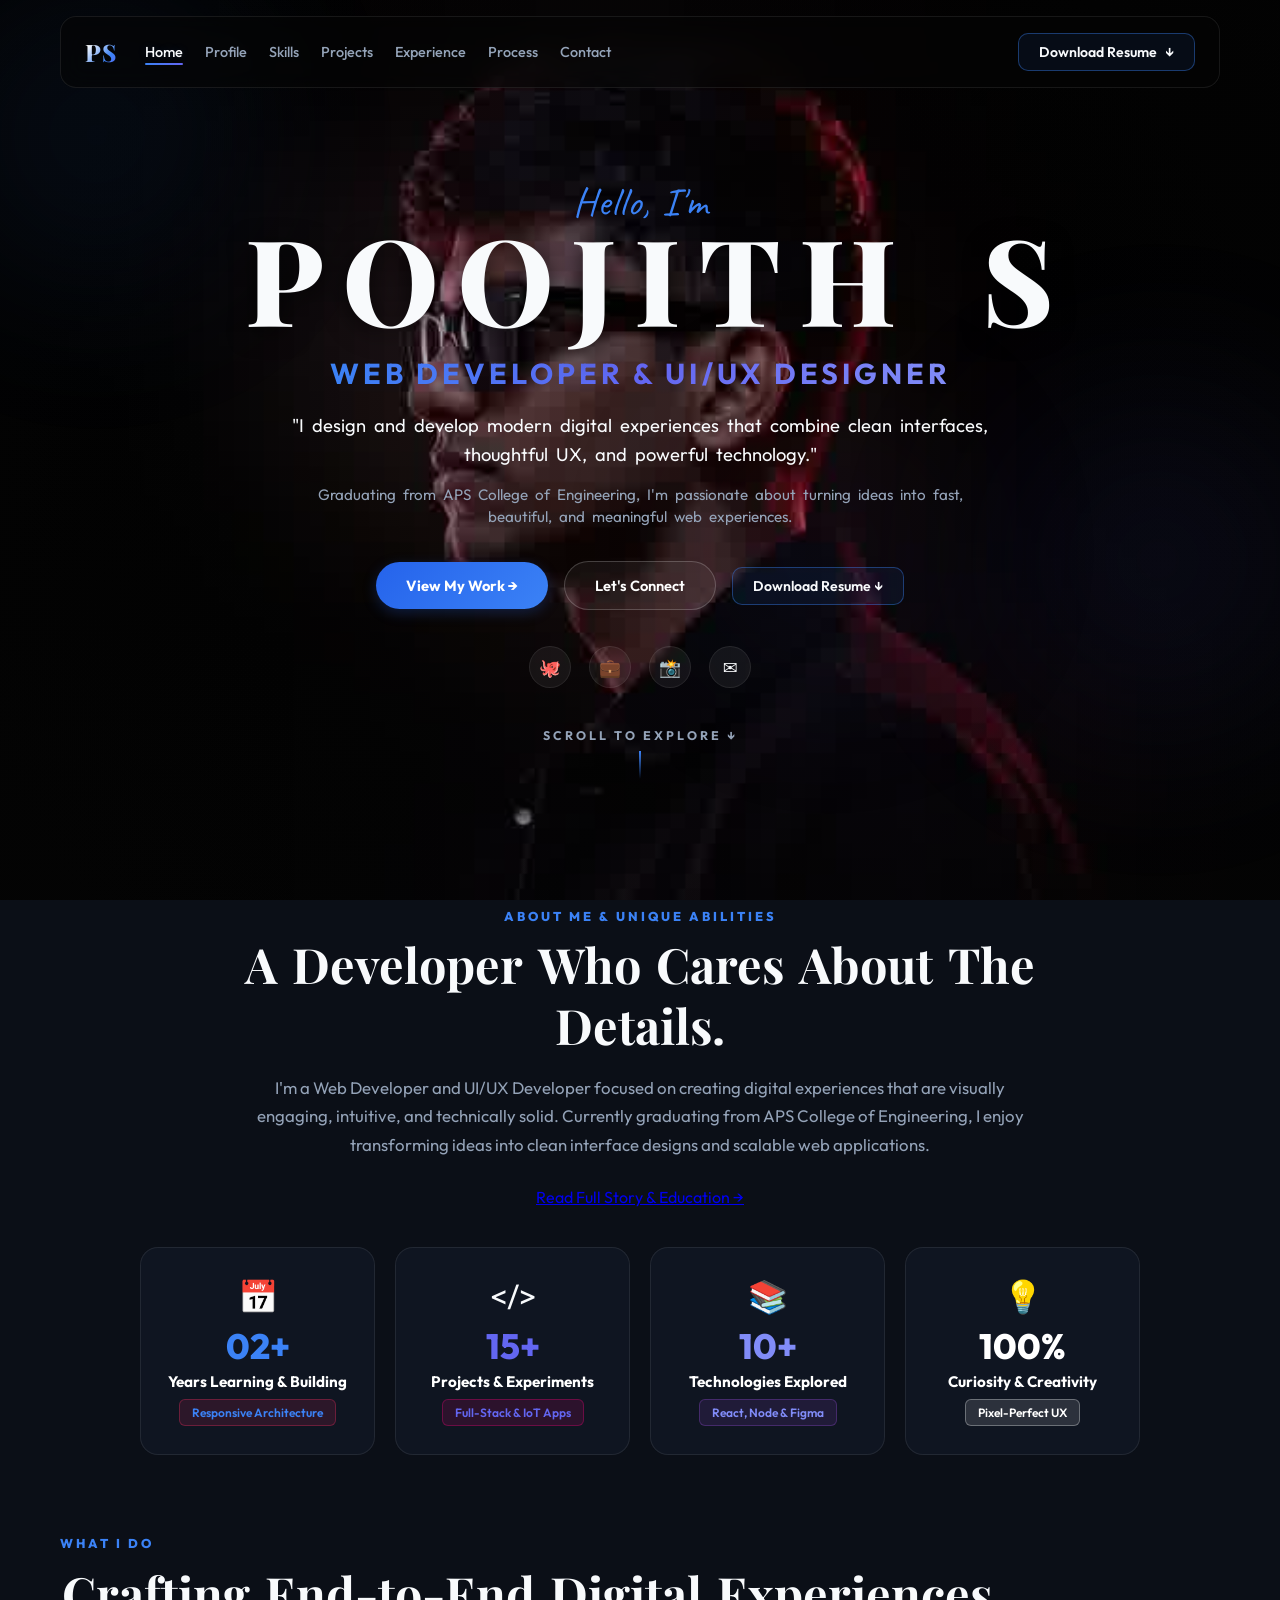
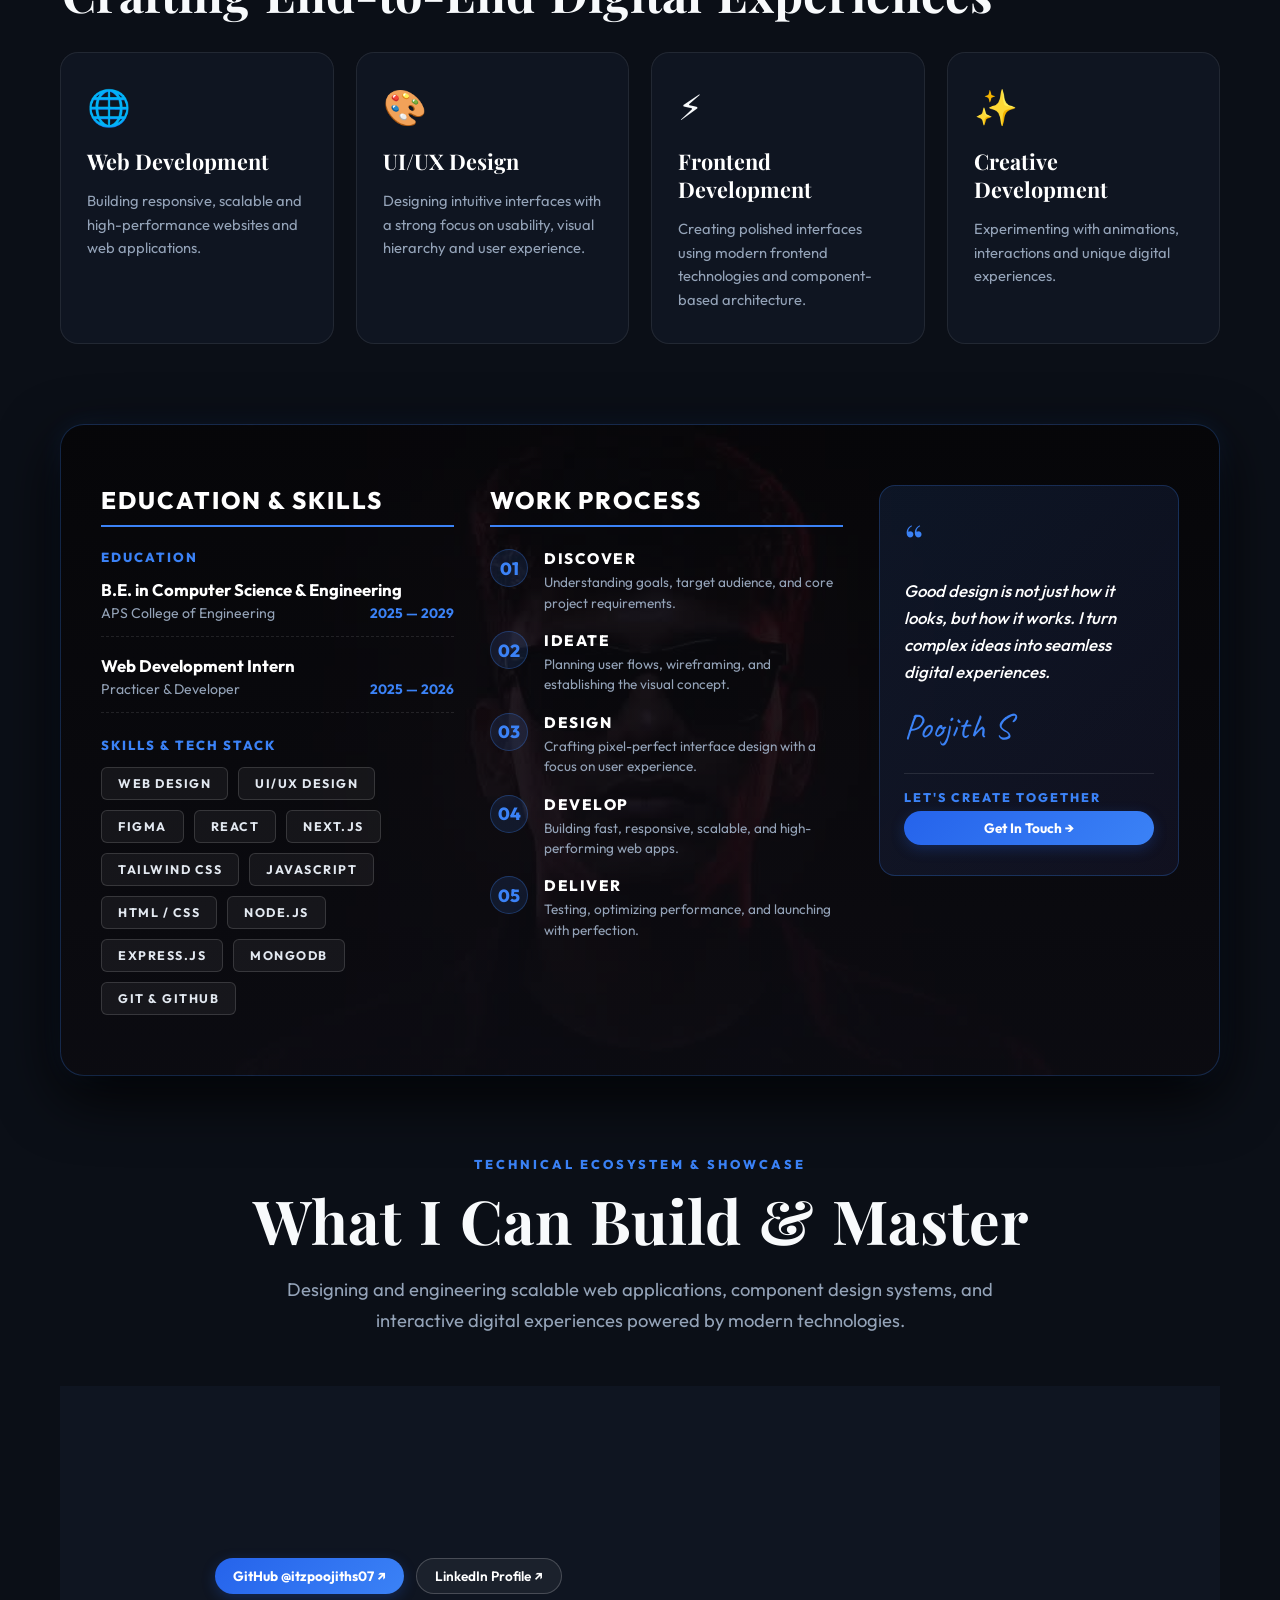
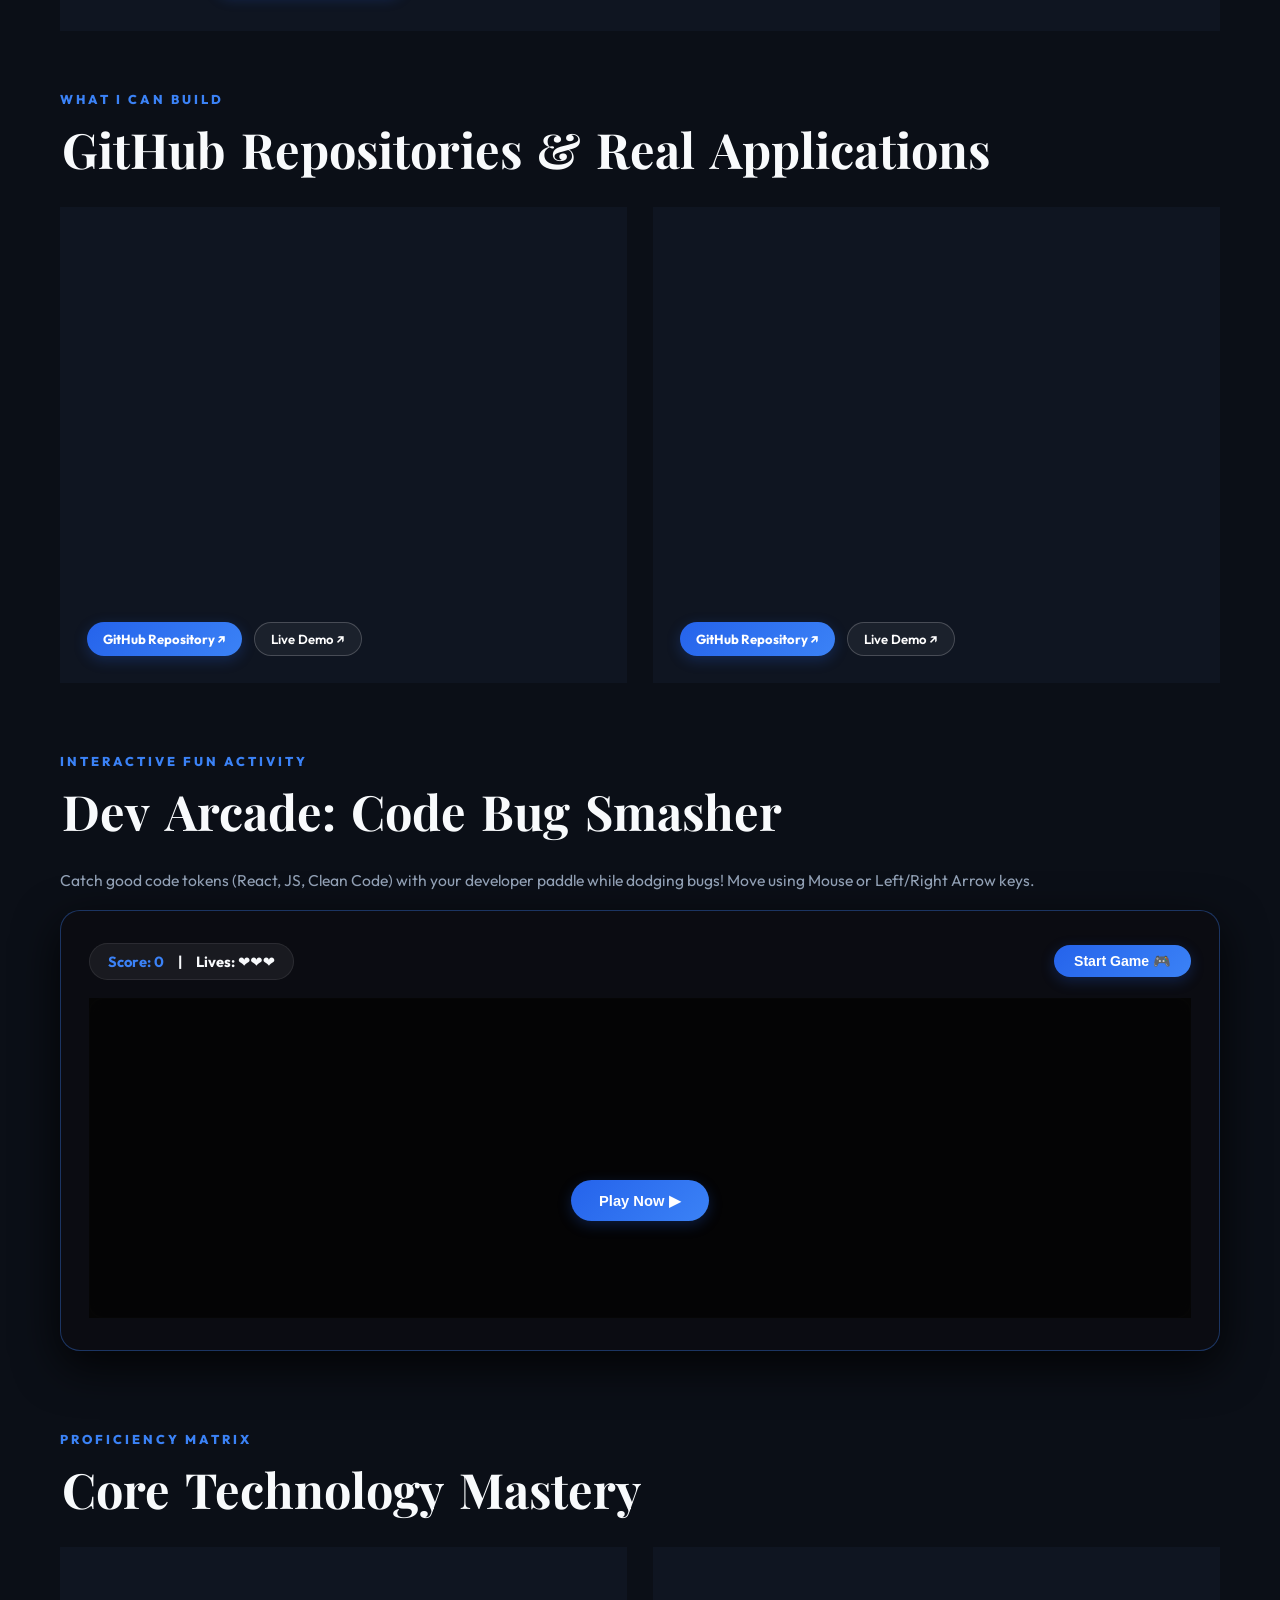
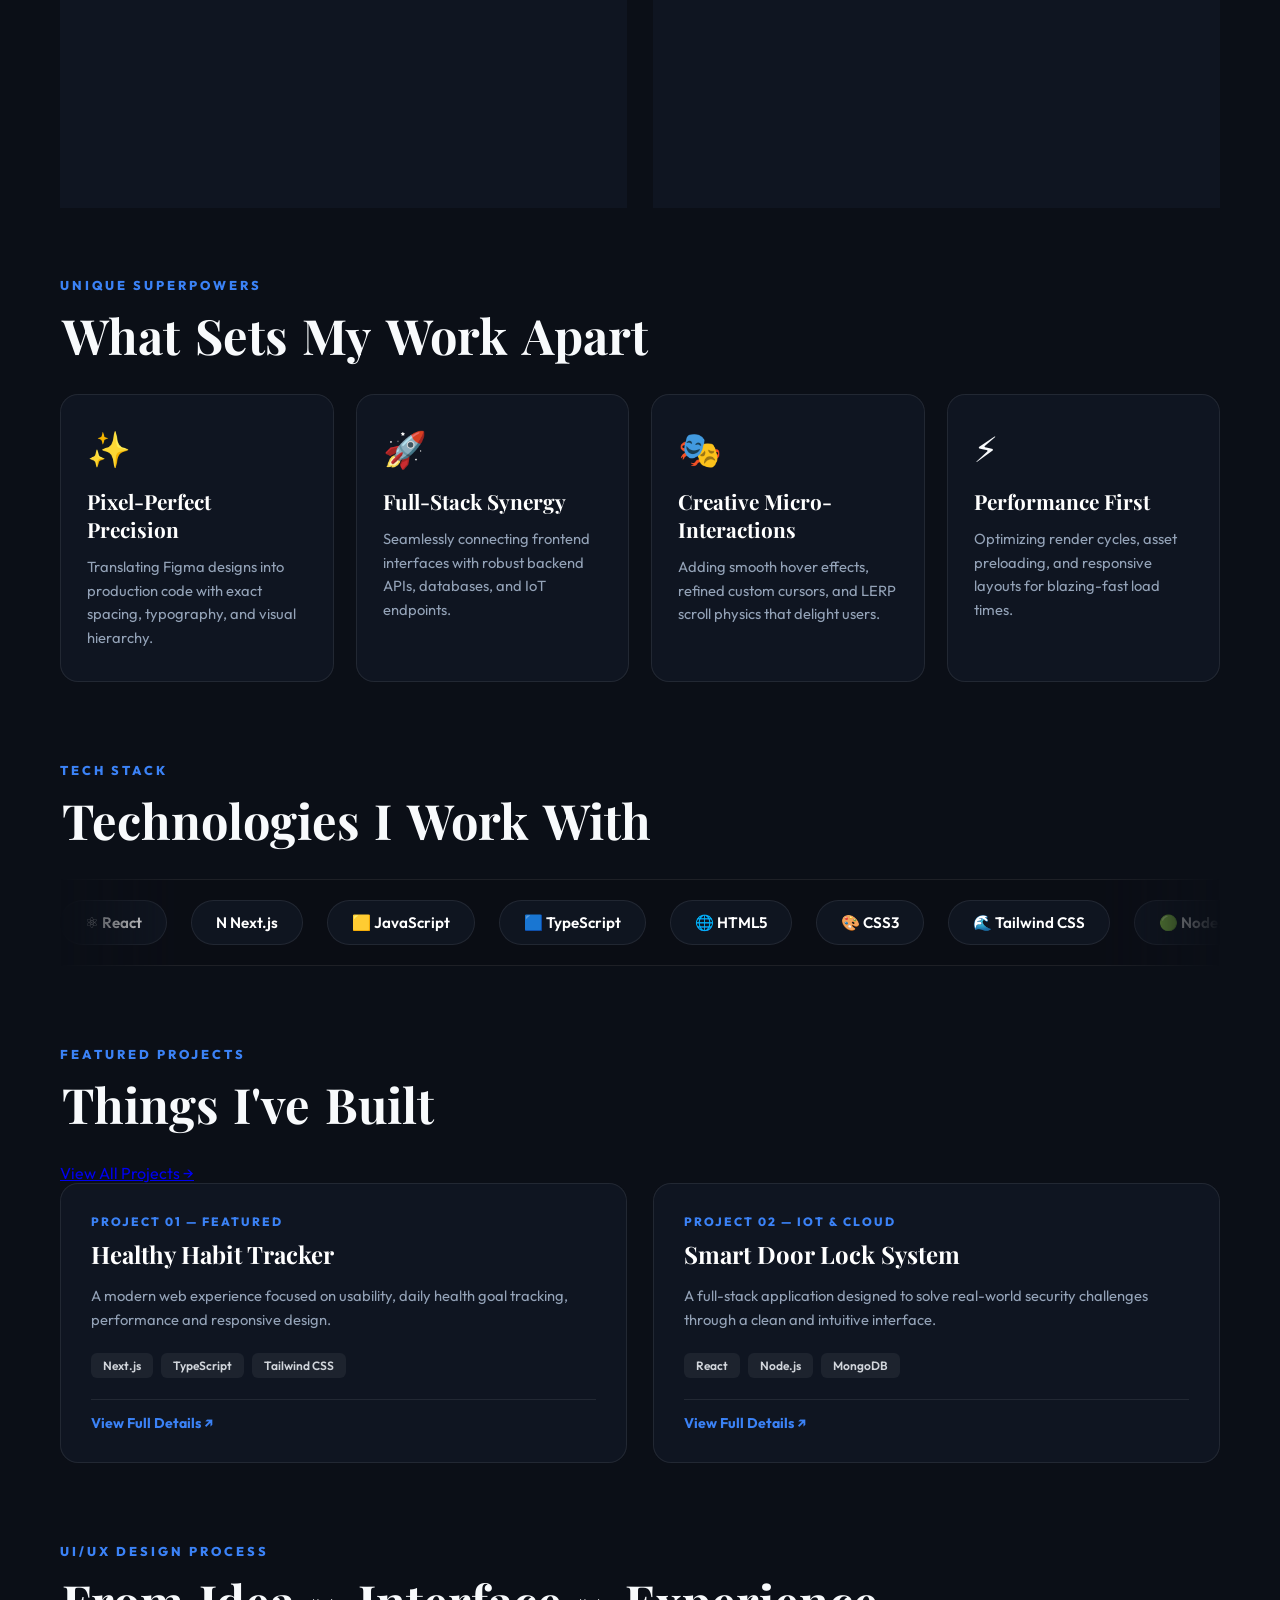
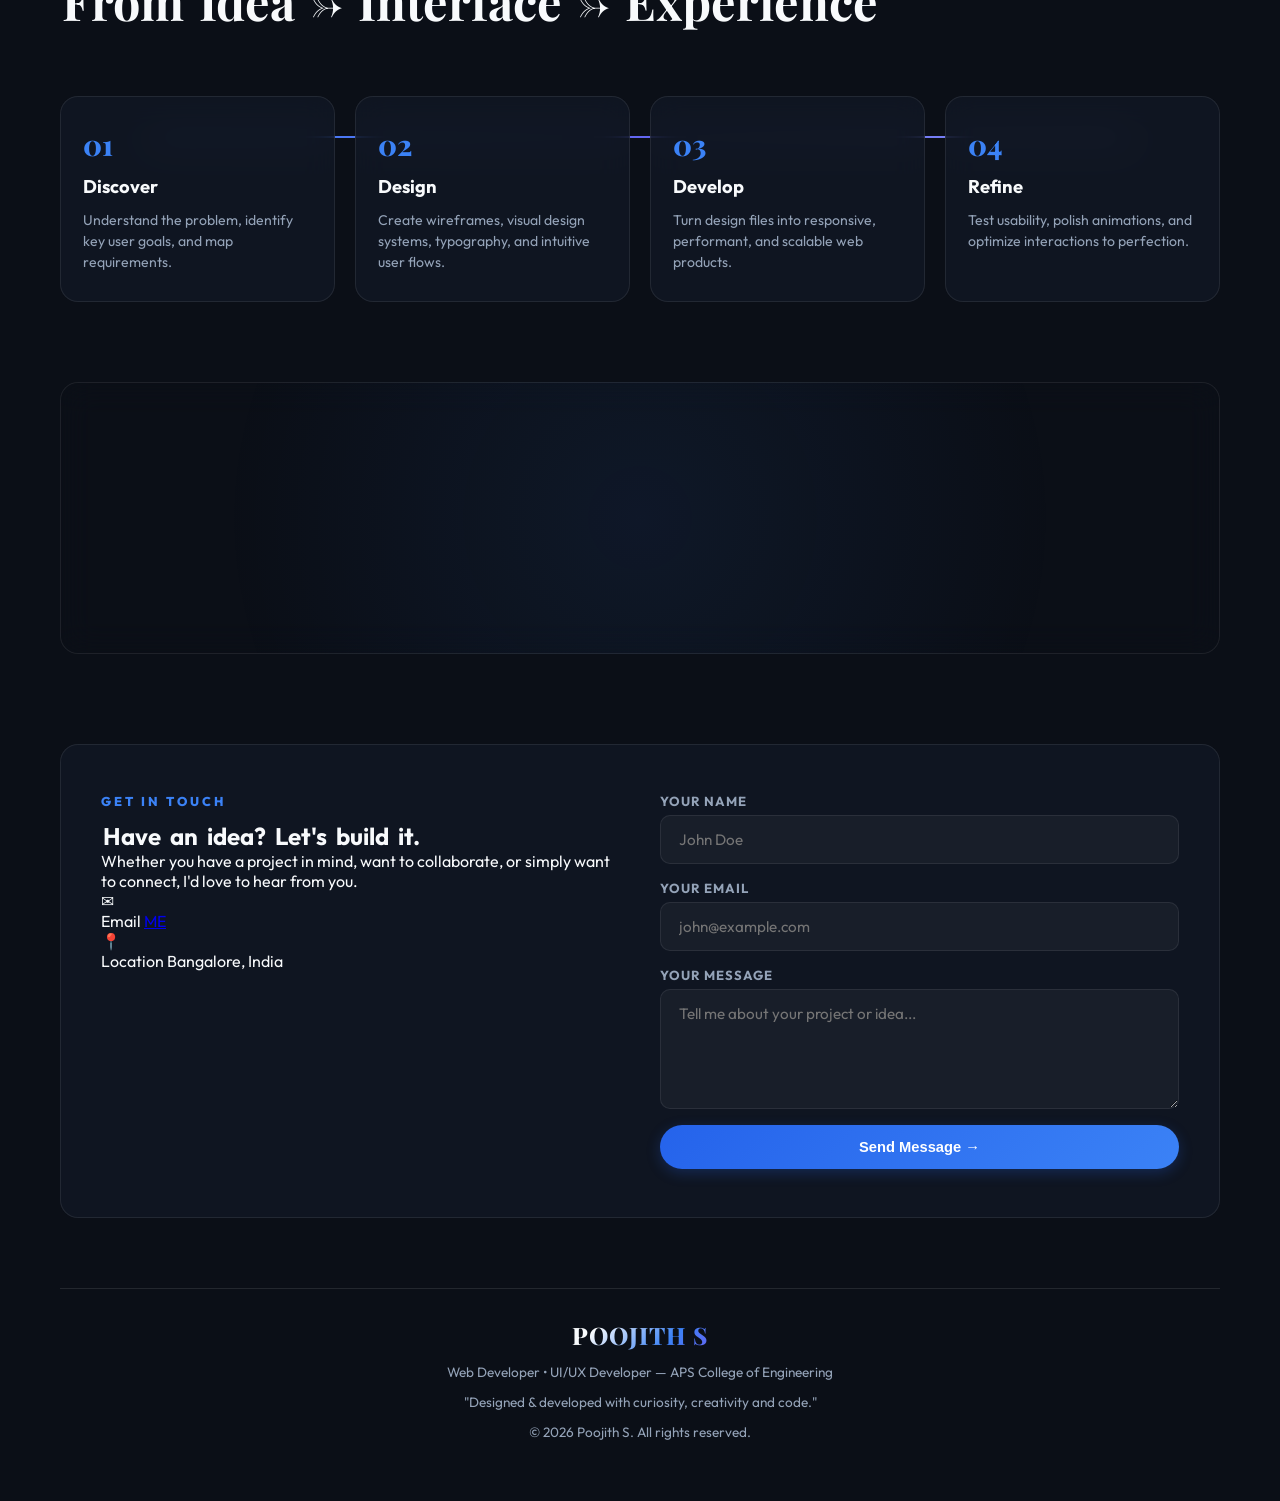
<file: index.html>
<!DOCTYPE html>
<html lang="en">

<head>
  <meta charset="UTF-8" />
  <meta name="viewport" content="width=device-width, initial-scale=1.0" />
  <title>POOJITH S — Web Developer & UI/UX Designer</title>
  <meta name="description"
    content="Portfolio of Poojith S, Web Developer & UI/UX Designer graduating from APS College of Engineering." />

  <!-- Google Fonts: Playfair Display, Outfit & Caveat -->
  <link rel="preconnect" href="https://fonts.googleapis.com">
  <link rel="preconnect" href="https://fonts.gstatic.com" crossorigin>
  <link
    href="https://fonts.googleapis.com/css2?family=Caveat:wght@600;700&family=Outfit:wght@300;400;500;600;700;800&family=Playfair+Display:ital,wght@0,600;0,700;0,800;0,900;1,600;1,700&display=swap"
    rel="stylesheet">

  <link rel="stylesheet" href="style.css?v=1723240000" />
</head>

<body>
  <!-- Page Transition Overlay -->
  <div class="page-transition-overlay">
    <div class="page-transition-bar"></div>
  </div>

  <!-- Ambient Glowing Orbs -->
  <div class="ambient-glow-orb orb-1"></div>
  <div class="ambient-glow-orb orb-2"></div>
  <div class="ambient-glow-orb orb-3"></div>

  <!-- Cursor Particle Canvas -->
  <canvas id="particle-canvas"></canvas>

  <!-- Scroll Reading Progress Bar -->
  <div id="scroll-progress"></div>

  <!-- Custom Dual Glow Cursor -->
  <div class="custom-cursor"></div>
  <div class="cursor-follower"></div>

  <!-- Preloader overlay -->
  <div id="loader" class="loader">
    <div class="loader-content">
      <div class="spinner"></div>
      <div id="loader-text" class="loader-text">Loading frames... 0%</div>
      <div class="progress-bar">
        <div id="progress-fill" class="progress-fill"></div>
      </div>
    </div>
  </div>

  <!-- Background fixed canvas animation wrapper -->
  <div class="canvas-wrapper">
    <canvas id="hero-canvas"></canvas>
    <div class="canvas-vignette"></div>
  </div>

  <!-- Main Scrollable Content Overlay -->
  <main class="content-overlay">

    <!-- Top Navigation Bar -->
    <header class="top-nav">
      <div class="nav-left">
        <a href="index.html" class="ps-logo-badge" id="logo-trigger">PS</a>
        <nav class="nav-links">
          <a href="index.html" class="active">Home</a>
          <a href="about.html">Profile</a>
          <a href="skills.html">Skills</a>
          <a href="projects.html">Projects</a>
          <a href="experience.html">Experience</a>
          <a href="process.html">Process</a>
          <a href="contact.html">Contact</a>
        </nav>
      </div>
      <div class="nav-right">
        <a href="contact.html" class="cv-download-btn magnetic-btn">Download Resume <span
            class="download-icon">↓</span></a>
      </div>
    </header>

    <!-- HERO SECTION -->
    <section id="hero" class="hero-section">
      <div class="hero-center">
        <div class="hero-cursive-tag">Hello, I'm</div>
        <h1 class="hero-title word-pop-container">POOJITH S</h1>
        <div class="hero-role-title">Web Developer & UI/UX Designer</div>

        <p class="hero-tagline word-pop-container">
          "I design and develop modern digital experiences that combine clean interfaces, thoughtful UX, and powerful
          technology."
        </p>

        <p class="hero-intro word-pop-container">
          Graduating from APS College of Engineering, I'm passionate about turning ideas into fast, beautiful, and
          meaningful web experiences.
        </p>

        <!-- Primary & Secondary CTA Buttons -->
        <div class="hero-cta-group">
          <a href="projects.html" class="btn-primary magnetic-btn">View My Work →</a>
          <a href="contact.html" class="btn-secondary magnetic-btn">Let's Connect</a>
          <a href="contact.html" class="cv-download-btn magnetic-btn">Download Resume ↓</a>
        </div>

        <!-- Social Icons -->
        <div class="social-links">
          <a href="https://github.com/itzpoojiths07" target="_blank" rel="noopener" class="social-icon-btn magnetic-btn"
            title="GitHub">🐙</a>
          <a href="https://www.linkedin.com/in/poojith-s-954366425/" target="_blank" rel="noopener"
            class="social-icon-btn magnetic-btn" title="LinkedIn">💼</a>
          <a href="https://www.instagram.com/iam_poojith07/" target="_blank" rel="noopener"
            class="social-icon-btn magnetic-btn" title="Instagram">📸</a>
          <a href="mailto:itzpoojiths07@example.com" class="social-icon-btn magnetic-btn" title="Email">✉️</a>
        </div>

        <!-- Scroll Explore Indicator -->
        <div class="scroll-explore">
          <span>SCROLL TO EXPLORE ↓</span>
          <div class="scroll-line"></div>
        </div>
      </div>
    </section>

    <!-- SECTION: ABOUT SUMMARY & UNIQUE ABILITIES -->
    <section id="about" class="about-section" style="text-align: center; margin-bottom: 80px;">
      <div class="section-badge-tag" style="display: block; margin: 0 auto 10px auto;">ABOUT ME & UNIQUE ABILITIES</div>
      <h2 class="section-main-title word-pop-container" style="max-width: 800px; margin: 0 auto 18px auto;">
        A Developer Who Cares About The Details.
      </h2>
      <p
        style="color: var(--text-muted); font-size: 1.05rem; line-height: 1.7; max-width: 780px; margin: 0 auto 28px auto;">
        I'm a Web Developer and UI/UX Developer focused on creating digital experiences that are visually engaging,
        intuitive, and technically solid. Currently graduating from APS College of Engineering, I enjoy transforming
        ideas into clean interface designs and scalable web applications.
      </p>
      <div style="margin-bottom: 40px;">
        <a href="about.html" class="redirect-about-btn magnetic-btn" style="margin: 0 auto;">Read Full Story & Education
          →</a>
      </div>

      <div class="about-stats-grid"
        style="display: grid; grid-template-columns: repeat(auto-fit, minmax(230px, 1fr)); gap: 20px; max-width: 1000px; margin: 0 auto;">
        <div class="stat-card glass-card tilt-card"
          style="padding: 28px 20px; text-align: center; display: flex; flex-direction: column; align-items: center;">
          <div class="stat-card-icon" style="font-size: 2rem; margin-bottom: 8px;">📅</div>
          <div class="stat-card-num" data-target="2"
            style="font-size: 2.2rem; font-weight: 800; color: var(--accent-red); margin-bottom: 4px;">02+</div>
          <div class="stat-card-label"
            style="font-weight: 700; font-size: 0.95rem; color: #ffffff; margin-bottom: 8px;">Years Learning & Building
          </div>
          <span class="tech-tag"
            style="font-size: 0.75rem; background: rgba(255,46,99,0.12); color: var(--accent-red); border: 1px solid rgba(255,46,99,0.3);">Responsive
            Architecture</span>
        </div>

        <div class="stat-card glass-card tilt-card"
          style="padding: 28px 20px; text-align: center; display: flex; flex-direction: column; align-items: center;">
          <div class="stat-card-icon" style="font-size: 2rem; margin-bottom: 8px;">&lt;/&gt;</div>
          <div class="stat-card-num" data-target="15"
            style="font-size: 2.2rem; font-weight: 800; color: var(--accent-magenta); margin-bottom: 4px;">15+</div>
          <div class="stat-card-label"
            style="font-weight: 700; font-size: 0.95rem; color: #ffffff; margin-bottom: 8px;">Projects & Experiments
          </div>
          <span class="tech-tag"
            style="font-size: 0.75rem; background: rgba(255,0,127,0.12); color: var(--accent-magenta); border: 1px solid rgba(255,0,127,0.3);">Full-Stack
            & IoT Apps</span>
        </div>

        <div class="stat-card glass-card tilt-card"
          style="padding: 28px 20px; text-align: center; display: flex; flex-direction: column; align-items: center;">
          <div class="stat-card-icon" style="font-size: 2rem; margin-bottom: 8px;">📚</div>
          <div class="stat-card-num" data-target="10"
            style="font-size: 2.2rem; font-weight: 800; color: var(--accent-purple); margin-bottom: 4px;">10+</div>
          <div class="stat-card-label"
            style="font-weight: 700; font-size: 0.95rem; color: #ffffff; margin-bottom: 8px;">Technologies Explored
          </div>
          <span class="tech-tag"
            style="font-size: 0.75rem; background: rgba(157,78,221,0.12); color: var(--accent-purple); border: 1px solid rgba(157,78,221,0.3);">React,
            Node & Figma</span>
        </div>

        <div class="stat-card glass-card tilt-card"
          style="padding: 28px 20px; text-align: center; display: flex; flex-direction: column; align-items: center;">
          <div class="stat-card-icon" style="font-size: 2rem; margin-bottom: 8px;">💡</div>
          <div class="stat-card-num" style="font-size: 2.2rem; font-weight: 800; color: #ffffff; margin-bottom: 4px;">
            100%</div>
          <div class="stat-card-label"
            style="font-weight: 700; font-size: 0.95rem; color: #ffffff; margin-bottom: 8px;">Curiosity & Creativity
          </div>
          <span class="tech-tag"
            style="font-size: 0.75rem; background: rgba(255,255,255,0.12); color: #ffffff; border: 1px solid rgba(255,255,255,0.3);">Pixel-Perfect
            UX</span>
        </div>
      </div>
    </section>

    <!-- SECTION: WHAT I DO -->
    <section id="what-i-do" class="what-i-do-section">
      <div class="section-badge-tag">WHAT I DO</div>
      <h2 class="section-main-title word-pop-container">Crafting End-to-End Digital Experiences</h2>

      <div class="services-grid">
        <div class="service-card glass-card tilt-card">
          <div class="service-icon">🌐</div>
          <h3 class="service-title">Web Development</h3>
          <p class="service-desc">Building responsive, scalable and high-performance websites and web applications.</p>
        </div>

        <div class="service-card glass-card tilt-card">
          <div class="service-icon">🎨</div>
          <h3 class="service-title">UI/UX Design</h3>
          <p class="service-desc">Designing intuitive interfaces with a strong focus on usability, visual hierarchy and
            user experience.</p>
        </div>

        <div class="service-card glass-card tilt-card">
          <div class="service-icon">⚡</div>
          <h3 class="service-title">Frontend Development</h3>
          <p class="service-desc">Creating polished interfaces using modern frontend technologies and component-based
            architecture.</p>
        </div>

        <div class="service-card glass-card tilt-card">
          <div class="service-icon">✨</div>
          <h3 class="service-title">Creative Development</h3>
          <p class="service-desc">Experimenting with animations, interactions and unique digital experiences.</p>
        </div>
      </div>
    </section>

    <!-- SECTION: EDUCATION, SKILLS & WORK PROCESS (RAYHAN ADITYA DESIGN STYLE WITH POOJITH BG) -->
    <section id="experience" class="skills-rayhan-section">
      <div class="rayhan-grid-container">

        <!-- COLUMN 1: EDUCATION & SKILLS -->
        <div>
          <h2 class="rayhan-column-title">
            <span>EDUCATION & SKILLS</span>
          </h2>

          <div class="rayhan-sub-title">EDUCATION</div>

          <div class="rayhan-edu-item">
            <div class="rayhan-edu-degree">B.E. in Computer Science & Engineering</div>
            <div class="rayhan-edu-school">
              <span>APS College of Engineering</span>
              <span class="rayhan-edu-year">2025 — 2029</span>
            </div>
          </div>

          <div class="rayhan-edu-item">
            <div class="rayhan-edu-degree">Web Development Intern</div>
            <div class="rayhan-edu-school">
              <span>Practicer & Developer</span>
              <span class="rayhan-edu-year">2025 — 2026</span>
            </div>
          </div>

          <div class="rayhan-sub-title" style="margin-top: 24px;">SKILLS & TECH STACK</div>

          <div class="rayhan-skills-badges">
            <span class="rayhan-skill-badge">WEB DESIGN</span>
            <span class="rayhan-skill-badge">UI/UX DESIGN</span>
            <span class="rayhan-skill-badge">FIGMA</span>
            <span class="rayhan-skill-badge">REACT</span>
            <span class="rayhan-skill-badge">NEXT.JS</span>
            <span class="rayhan-skill-badge">TAILWIND CSS</span>
            <span class="rayhan-skill-badge">JAVASCRIPT</span>
            <span class="rayhan-skill-badge">HTML / CSS</span>
            <span class="rayhan-skill-badge">NODE.JS</span>
            <span class="rayhan-skill-badge">EXPRESS.JS</span>
            <span class="rayhan-skill-badge">MONGODB</span>
            <span class="rayhan-skill-badge">GIT & GITHUB</span>
          </div>
        </div>

        <!-- COLUMN 2: WORK PROCESS -->
        <div>
          <h2 class="rayhan-column-title">
            <span>WORK PROCESS</span>
          </h2>

          <div class="rayhan-process-list">
            <div class="rayhan-process-item">
              <div class="rayhan-process-num">01</div>
              <div>
                <div class="rayhan-process-heading">DISCOVER</div>
                <div class="rayhan-process-desc">Understanding goals, target audience, and core project requirements.
                </div>
              </div>
            </div>

            <div class="rayhan-process-item">
              <div class="rayhan-process-num">02</div>
              <div>
                <div class="rayhan-process-heading">IDEATE</div>
                <div class="rayhan-process-desc">Planning user flows, wireframing, and establishing the visual concept.
                </div>
              </div>
            </div>

            <div class="rayhan-process-item">
              <div class="rayhan-process-num">03</div>
              <div>
                <div class="rayhan-process-heading">DESIGN</div>
                <div class="rayhan-process-desc">Crafting pixel-perfect interface design with a focus on user
                  experience.</div>
              </div>
            </div>

            <div class="rayhan-process-item">
              <div class="rayhan-process-num">04</div>
              <div>
                <div class="rayhan-process-heading">DEVELOP</div>
                <div class="rayhan-process-desc">Building fast, responsive, scalable, and high-performing web apps.
                </div>
              </div>
            </div>

            <div class="rayhan-process-item">
              <div class="rayhan-process-num">05</div>
              <div>
                <div class="rayhan-process-heading">DELIVER</div>
                <div class="rayhan-process-desc">Testing, optimizing performance, and launching with perfection.</div>
              </div>
            </div>
          </div>
        </div>

        <!-- COLUMN 3: QUOTE & CALLOUT -->
        <div class="rayhan-quote-card">
          <div>
            <div class="rayhan-quote-symbol">“</div>
            <p class="rayhan-quote-text">
              Good design is not just how it looks, but how it works. I turn complex ideas into seamless digital
              experiences.
            </p>
            <div class="rayhan-signature-text">Poojith S</div>
          </div>
          <div style="margin-top: 24px; border-top: 1px solid rgba(255,255,255,0.1); padding-top: 16px;">
            <div
              style="font-size: 0.78rem; font-weight: 800; letter-spacing: 2px; color: var(--accent-red); text-transform: uppercase; margin-bottom: 6px;">
              LET'S CREATE TOGETHER</div>
            <a href="contact.html" class="btn-primary magnetic-btn"
              style="padding: 8px 18px; font-size: 0.85rem; width: 100%; text-align: center;">Get In Touch →</a>
          </div>
        </div>

      </div>
    </section>

    <!-- SECTION: SKILLS & SHOWCASE (EMBEDDED FROM SKILLS.HTML) -->
    <section id="skills" class="skills-hero-section" style="margin-top: 40px; margin-bottom: 50px; text-align: center;">
      <div class="section-badge-tag" style="display: block; margin: 0 auto 10px auto;">TECHNICAL ECOSYSTEM & SHOWCASE
      </div>
      <h2 class="section-main-title word-pop-container"
        style="font-size: clamp(2.4rem, 5vw, 3.8rem); max-width: 900px; margin: 0 auto 16px auto;">
        What I Can Build & Master
      </h2>
      <p
        style="color: var(--text-muted); font-size: 1.15rem; max-width: 760px; margin: 0 auto 28px auto; line-height: 1.7;">
        Designing and engineering scalable web applications, component design systems, and interactive digital
        experiences powered by modern technologies.
      </p>
    </section>

    <!-- DEVELOPER PROFILE CARD SECTION -->
    <section class="profile-section" style="margin-bottom: 60px;">
      <div class="glass-card tilt-card"
        style="padding: 36px; display: grid; grid-template-columns: auto 1fr; gap: 28px; align-items: center;">
        <div
          style="width: 90px; height: 90px; border-radius: 50%; background: linear-gradient(135deg, #3b82f6, #6366f1); display: flex; align-items: center; justify-content: center; font-size: 2.2rem; color: #fff; font-weight: 800; font-family: 'Playfair Display', serif; box-shadow: 0 4px 18px rgba(59,130,246,0.25);">
          PS
        </div>
        <div>
          <span
            style="font-size: 0.78rem; font-weight: 800; letter-spacing: 2px; color: var(--accent-red); text-transform: uppercase;">DEVELOPER
            PROFILE</span>
          <h2 style="font-family: 'Playfair Display', serif; font-size: 1.8rem; color: #ffffff; margin: 4px 0 8px 0;">
            POOJITH S</h2>
          <p style="color: var(--text-muted); font-size: 0.98rem; line-height: 1.6; margin-bottom: 14px;">
            Web Developer & UI/UX Developer graduating from <strong>APS College of Engineering</strong>. GitHub: <a
              href="https://github.com/itzpoojiths07" target="_blank" rel="noopener"
              style="color: var(--accent-red); font-weight: 700; text-decoration: none;">@itzpoojiths07</a>. Specialized
            in building clean, responsive, and performant web products.
          </p>
          <div style="display: flex; gap: 12px; flex-wrap: wrap;">
            <a href="https://github.com/itzpoojiths07" target="_blank" rel="noopener" class="btn-primary magnetic-btn"
              style="padding: 8px 18px; font-size: 0.85rem;">GitHub @itzpoojiths07 ↗</a>
            <a href="https://www.linkedin.com/in/poojith-s-954366425/" target="_blank" rel="noopener"
              class="btn-secondary magnetic-btn" style="padding: 8px 18px; font-size: 0.85rem;">LinkedIn Profile ↗</a>
          </div>
        </div>
      </div>
    </section>

    <!-- WHAT I CAN BUILD — GITHUB PROJECT SHOWCASE -->
    <section class="build-showcase-section" style="margin-bottom: 70px;">
      <div class="section-badge-tag">WHAT I CAN BUILD</div>
      <h2 class="section-main-title word-pop-container">GitHub Repositories & Real Applications</h2>

      <div style="display: grid; grid-template-columns: repeat(auto-fit, minmax(340px, 1fr)); gap: 26px;">

        <!-- Project 1 -->
        <div class="glass-card tilt-card" style="padding: 0; overflow: hidden; display: flex; flex-direction: column;">
          <div style="width: 100%; height: 200px; overflow: hidden; background: #0c0c12;">
            <img src="./healthy.png" alt="Healthy Habit Tracker Preview"
              style="width: 100%; height: 100%; object-fit: cover; transition: transform 0.4s ease;"
              onmouseover="this.style.transform='scale(1.06)'" onmouseout="this.style.transform='scale(1)'" />
          </div>
          <div style="padding: 26px; display: flex; flex-direction: column; justify-content: space-between; flex: 1;">
            <div>
              <span class="project-badge">GITHUB REPOSITORY — FULL STACK</span>
              <h3
                style="font-family: 'Playfair Display', serif; font-size: 1.45rem; color: #fff; margin: 4px 0 10px 0;">
                Healthy Habit Tracker</h3>
              <p style="color: var(--text-muted); font-size: 0.9rem; line-height: 1.6; margin-bottom: 16px;">
                A comprehensive health and habit tracking web application to plan, track daily goals, calculate streak
                metrics, and sustain long-term consistency.
              </p>
              <div class="tech-tags" style="margin-bottom: 20px;">
                <span class="tech-tag">Next.js</span>
                <span class="tech-tag">TypeScript</span>
                <span class="tech-tag">Tailwind CSS</span>
                <span class="tech-tag">Node.js</span>
              </div>
            </div>
            <div style="display: flex; gap: 12px; padding-top: 14px; border-top: 1px solid rgba(255,255,255,0.08);">
              <a href="https://github.com/itzpoojiths07/Habit-Tracker.git" target="_blank" rel="noopener"
                class="btn-primary magnetic-btn" style="padding: 8px 16px; font-size: 0.82rem;">GitHub Repository ↗</a>
              <a href="https://kleap.co/p/54348" target="_blank" rel="noopener" class="btn-secondary magnetic-btn"
                style="padding: 8px 16px; font-size: 0.82rem;">Live Demo ↗</a>
            </div>
          </div>
        </div>

        <!-- Project 2 -->
        <div class="glass-card tilt-card" style="padding: 0; overflow: hidden; display: flex; flex-direction: column;">
          <div style="width: 100%; height: 200px; overflow: hidden; background: #0c0c12;">
            <img src="./lock.png" alt="Smart Door Lock System Preview"
              style="width: 100%; height: 100%; object-fit: cover; transition: transform 0.4s ease;"
              onmouseover="this.style.transform='scale(1.06)'" onmouseout="this.style.transform='scale(1)'" />
          </div>
          <div style="padding: 26px; display: flex; flex-direction: column; justify-content: space-between; flex: 1;">
            <div>
              <span class="project-badge">GITHUB REPOSITORY — IOT & CLOUD</span>
              <h3
                style="font-family: 'Playfair Display', serif; font-size: 1.45rem; color: #fff; margin: 4px 0 10px 0;">
                Smart Door Lock System</h3>
              <p style="color: var(--text-muted); font-size: 0.9rem; line-height: 1.6; margin-bottom: 16px;">
                IoT-integrated security management dashboard featuring real-time biometric passcode authentication, live
                access logs, and remote keyless control.
              </p>
              <div class="tech-tags" style="margin-bottom: 20px;">
                <span class="tech-tag">React</span>
                <span class="tech-tag">Node.js</span>
                <span class="tech-tag">MongoDB</span>
                <span class="tech-tag">IoT Protocols</span>
              </div>
            </div>
            <div style="display: flex; gap: 12px; padding-top: 14px; border-top: 1px solid rgba(255,255,255,0.08);">
              <a href="https://github.com/itzpoojiths07/LOCK-SYSTEM.git" target="_blank" rel="noopener"
                class="btn-primary magnetic-btn" style="padding: 8px 16px; font-size: 0.82rem;">GitHub Repository ↗</a>
              <a href="https://arduinolock-owo8732.public.builtwithrocket.new" target="_blank" rel="noopener"
                class="btn-secondary magnetic-btn" style="padding: 8px 16px; font-size: 0.82rem;">Live Demo ↗</a>
            </div>
          </div>
        </div>

      </div>
    </section>

    <!-- INTERACTIVE ARCADE MINI-GAME SECTION ("CODE BUG SMASHER") -->
    <section class="game-section" style="margin-bottom: 80px;">
      <div class="section-badge-tag">INTERACTIVE FUN ACTIVITY</div>
      <h2 class="section-main-title word-pop-container">Dev Arcade: Code Bug Smasher</h2>
      <p style="color: var(--text-muted); font-size: 0.98rem; margin-bottom: 20px;">
        Catch good code tokens (React, JS, Clean Code) with your developer paddle while dodging bugs! Move using Mouse
        or Left/Right Arrow keys.
      </p>

      <div class="game-card-wrapper">
        <div class="game-header-bar">
          <div class="game-score-badge">
            <span id="game-score-display" style="color: var(--accent-red);">Score: 0</span>
            <span>|</span>
            <span id="game-lives-display">Lives: ❤️❤️❤️</span>
          </div>
          <div>
            <button id="btn-start-game" class="btn-primary magnetic-btn"
              style="padding: 8px 20px; font-size: 0.88rem;">Start Game 🎮</button>
          </div>
        </div>

        <div class="game-canvas-area">
          <canvas id="dev-game-canvas"></canvas>
          <div id="game-overlay" class="game-start-overlay">
            <h3 style="font-family: 'Playfair Display', serif; font-size: 1.8rem; color: #fff;">Code Bug Smasher 👾</h3>
            <p style="color: var(--text-muted); max-width: 450px; font-size: 0.95rem;">
              Catch <span style="color: var(--accent-red);">+10 Code Tokens</span> (React, JS, Clean Code) and avoid
              <span style="color: #ef4444;">-15 Bugs</span>!
            </p>
            <button id="btn-overlay-start" class="btn-primary magnetic-btn" style="padding: 12px 28px;">Play Now
              ▶</button>
          </div>
        </div>
      </div>
    </section>

    <!-- PROFICIENCY SKILL BARS GRID -->
    <section class="skills-grid-section" style="margin-bottom: 70px;">
      <div class="section-badge-tag">PROFICIENCY MATRIX</div>
      <h2 class="section-main-title word-pop-container">Core Technology Mastery</h2>

      <div style="display: grid; grid-template-columns: repeat(auto-fit, minmax(320px, 1fr)); gap: 26px;">

        <!-- Frontend Card -->
        <div class="glass-card tilt-card" style="padding: 32px 28px;">
          <h3
            style="font-family: 'Playfair Display', serif; font-size: 1.4rem; color: var(--accent-red); margin-bottom: 20px;">
            Frontend Engineering</h3>

          <div class="skill-bar-container">
            <div class="skill-info"><span>React & Next.js</span><span>50%</span></div>
            <div class="skill-progress-bar">
              <div class="skill-progress-fill" data-level="50%"></div>
            </div>
          </div>

          <div class="skill-bar-container">
            <div class="skill-info"><span>JavaScript (ES6+) & TypeScript</span><span>50%</span></div>
            <div class="skill-progress-bar">
              <div class="skill-progress-fill" data-level="50%"></div>
            </div>
          </div>

          <div class="skill-bar-container">
            <div class="skill-info"><span>HTML5, CSS3 & Tailwind CSS</span><span>70%</span></div>
            <div class="skill-progress-bar">
              <div class="skill-progress-fill" data-level="70%"></div>
            </div>
          </div>
        </div>

        <!-- UI/UX Card -->
        <div class="glass-card tilt-card" style="padding: 32px 28px;">
          <h3
            style="font-family: 'Playfair Display', serif; font-size: 1.4rem; color: var(--accent-purple); margin-bottom: 20px;">
            UI/UX & Design Systems</h3>

          <div class="skill-bar-container">
            <div class="skill-info"><span>Figma & Wireframing</span><span>60%</span></div>
            <div class="skill-progress-bar">
              <div class="skill-progress-fill" data-level="60%"></div>
            </div>
          </div>

          <div class="skill-bar-container">
            <div class="skill-info"><span>Design Systems & Tokens</span><span>60%</span></div>
            <div class="skill-progress-bar">
              <div class="skill-progress-fill" data-level="60%"></div>
            </div>
          </div>

          <div class="skill-bar-container">
            <div class="skill-info"><span>Responsive Layouts & Motion</span><span>50%</span></div>
            <div class="skill-progress-bar">
              <div class="skill-progress-fill" data-level="50%"></div>
            </div>
          </div>
        </div>

      </div>
    </section>

    <!-- UNIQUE SUPERPOWER ABILITIES SECTION -->
    <section class="abilities-section" style="margin-bottom: 80px;">
      <div class="section-badge-tag">UNIQUE SUPERPOWERS</div>
      <h2 class="section-main-title word-pop-container">What Sets My Work Apart</h2>

      <div style="display: grid; grid-template-columns: repeat(auto-fit, minmax(250px, 1fr)); gap: 22px;">
        <div class="ability-card glass-card tilt-card">
          <div class="ability-icon">✨</div>
          <h3 class="ability-title">Pixel-Perfect Precision</h3>
          <p class="ability-desc">Translating Figma designs into production code with exact spacing, typography, and
            visual hierarchy.</p>
        </div>

        <div class="ability-card glass-card tilt-card">
          <div class="ability-icon">🚀</div>
          <h3 class="ability-title">Full-Stack Synergy</h3>
          <p class="ability-desc">Seamlessly connecting frontend interfaces with robust backend APIs, databases, and IoT
            endpoints.</p>
        </div>

        <div class="ability-card glass-card tilt-card">
          <div class="ability-icon">🎭</div>
          <h3 class="ability-title">Creative Micro-Interactions</h3>
          <p class="ability-desc">Adding smooth hover effects, refined custom cursors, and LERP scroll physics that
            delight users.</p>
        </div>

        <div class="ability-card glass-card tilt-card">
          <div class="ability-icon">⚡</div>
          <h3 class="ability-title">Performance First</h3>
          <p class="ability-desc">Optimizing render cycles, asset preloading, and responsive layouts for blazing-fast
            load times.</p>
        </div>
      </div>
    </section>

    <!-- SECTION: TECH STACK HORIZONTAL MARQUEE -->
    <section class="tech-marquee-section">
      <div class="section-badge-tag">TECH STACK</div>
      <h2 class="section-main-title word-pop-container">Technologies I Work With</h2>

      <div class="marquee-container">
        <div class="marquee-track">
          <!-- Duplicated pills for seamless infinite marquee loop -->
          <div class="tech-pill">⚛️ React</div>
          <div class="tech-pill">N Next.js</div>
          <div class="tech-pill">🟨 JavaScript</div>
          <div class="tech-pill">🟦 TypeScript</div>
          <div class="tech-pill">🌐 HTML5</div>
          <div class="tech-pill">🎨 CSS3</div>
          <div class="tech-pill">🌊 Tailwind CSS</div>
          <div class="tech-pill">🟢 Node.js</div>
          <div class="tech-pill">ex Express.js</div>
          <div class="tech-pill">🍃 MongoDB</div>
          <div class="tech-pill">🐙 Git</div>
          <div class="tech-pill">📐 Figma</div>

          <!-- Duplicate Set -->
          <div class="tech-pill">⚛️ React</div>
          <div class="tech-pill">N Next.js</div>
          <div class="tech-pill">🟨 JavaScript</div>
          <div class="tech-pill">🟦 TypeScript</div>
          <div class="tech-pill">🌐 HTML5</div>
          <div class="tech-pill">🎨 CSS3</div>
          <div class="tech-pill">🌊 Tailwind CSS</div>
          <div class="tech-pill">🟢 Node.js</div>
          <div class="tech-pill">ex Express.js</div>
          <div class="tech-pill">🍃 MongoDB</div>
          <div class="tech-pill">🐙 Git</div>
          <div class="tech-pill">📐 Figma</div>
        </div>
      </div>
    </section>

    <!-- SECTION: FEATURED PROJECTS -->
    <section id="projects" class="projects-section">
      <div class="section-header-flex">
        <div>
          <div class="section-badge-tag">FEATURED PROJECTS</div>
          <h2 class="section-main-title word-pop-container">Things I've Built</h2>
        </div>
        <a href="projects.html" class="view-all-link magnetic-btn">View All Projects →</a>
      </div>

      <div class="projects-grid">
        <!-- Project Card 1 -->
        <div class="project-card glass-card tilt-card" data-project-id="1">
          <div class="project-badge">PROJECT 01 — FEATURED</div>
          <h3 class="project-title">Healthy Habit Tracker</h3>
          <p class="project-desc">
            A modern web experience focused on usability, daily health goal tracking, performance and responsive design.
          </p>
          <div class="tech-tags">
            <span class="tech-tag">Next.js</span>
            <span class="tech-tag">TypeScript</span>
            <span class="tech-tag">Tailwind CSS</span>
          </div>
          <div class="project-card-footer">
            <span class="view-details-btn">View Full Details ↗</span>
          </div>
        </div>

        <!-- Project Card 2 -->
        <div class="project-card glass-card tilt-card" data-project-id="2">
          <div class="project-badge">PROJECT 02 — IOT & CLOUD</div>
          <h3 class="project-title">Smart Door Lock System</h3>
          <p class="project-desc">
            A full-stack application designed to solve real-world security challenges through a clean and intuitive
            interface.
          </p>
          <div class="tech-tags">
            <span class="tech-tag">React</span>
            <span class="tech-tag">Node.js</span>
            <span class="tech-tag">MongoDB</span>
          </div>
          <div class="project-card-footer">
            <span class="view-details-btn">View Full Details ↗</span>
          </div>
        </div>
      </div>
    </section>

    <!-- SECTION: UI/UX DESIGN PROCESS -->
    <section id="process" class="process-section">
      <div class="section-badge-tag">UI/UX DESIGN PROCESS</div>
      <h2 class="section-main-title word-pop-container">From Idea → Interface → Experience</h2>

      <div class="process-grid">
        <div class="process-step-card glass-card tilt-card">
          <div class="step-num">01</div>
          <div class="step-name">Discover</div>
          <p class="step-desc">Understand the problem, identify key user goals, and map requirements.</p>
        </div>

        <div class="process-step-card glass-card tilt-card">
          <div class="step-num">02</div>
          <div class="step-name">Design</div>
          <p class="step-desc">Create wireframes, visual design systems, typography, and intuitive user flows.</p>
        </div>

        <div class="process-step-card glass-card tilt-card">
          <div class="step-num">03</div>
          <div class="step-name">Develop</div>
          <p class="step-desc">Turn design files into responsive, performant, and scalable web products.</p>
        </div>

        <div class="process-step-card glass-card tilt-card">
          <div class="step-num">04</div>
          <div class="step-name">Refine</div>
          <p class="step-desc">Test usability, polish animations, and optimize interactions to perfection.</p>
        </div>
      </div>
    </section>

    <!-- SECTION: PERSONAL STATEMENT -->
    <section class="personal-statement-section glass-card">
      <blockquote class="statement-quote word-pop-container">
        "I don't just build websites. I build experiences people remember."
      </blockquote>
    </section>

    <!-- SECTION: CONTACT -->
    <section id="contact" class="connect-section">
      <div class="connect-container glass-card">
        <div class="connect-left">
          <div class="section-badge-tag">GET IN TOUCH</div>
          <h2 class="connect-title word-pop-container">Have an idea? Let's build it.</h2>
          <p class="connect-desc">
            Whether you have a project in mind, want to collaborate, or simply want to connect, I'd love to hear from
            you.
          </p>

          <div class="contact-methods">
            <div class="method-item">
              <span class="method-icon">✉️</span>
              <div>
                <span class="method-label">Email</span>
                <a href="mailto:poojiths@example.com" class="method-value">ME</a>
              </div>
            </div>

            <div class="method-item">
              <span class="method-icon">📍</span>
              <div>
                <span class="method-label">Location</span>
                <span class="method-value">Bangalore, India</span>
              </div>
            </div>
          </div>
        </div>

        <div class="connect-right" style="position: relative;">
          <form id="contact-form" class="contact-form">
            <div class="form-group">
              <label for="user-name">Your Name</label>
              <input type="text" id="user-name" class="form-control" placeholder="John Doe" required />
            </div>

            <div class="form-group">
              <label for="user-email">Your Email</label>
              <input type="email" id="user-email" class="form-control" placeholder="john@example.com" required />
            </div>

            <div class="form-group">
              <label for="user-message">Your Message</label>
              <textarea id="user-message" class="form-control" placeholder="Tell me about your project or idea..."
                required></textarea>
            </div>

            <button type="submit" class="btn-primary magnetic-btn" style="width: 100%; border: none;">
              Send Message →
            </button>
          </form>

          <!-- Success Overlay Animation -->
          <div id="form-success" class="form-success-overlay">
            <div class="success-check-icon">✓</div>
            <h3 style="font-family: 'Playfair Display', serif; font-size: 1.5rem;">Message Sent!</h3>
            <p style="color: var(--text-muted); font-size: 0.9rem;">Thank you for reaching out. Poojith will get back to
              you soon.</p>
          </div>
        </div>
      </div>
    </section>

    <!-- FOOTER -->
    <footer class="site-footer">
      <div class="footer-content">
        <a href="index.html" class="ps-logo-badge">POOJITH S</a>
        <p class="copyright-text">Web Developer • UI/UX Developer — APS College of Engineering</p>
        <p class="copyright-text">"Designed & developed with curiosity, creativity and code."</p>
        <p class="copyright-text">© 2026 Poojith S. All rights reserved.</p>
      </div>
    </footer>

  </main>

  <!-- FULL SCREEN INTERACTIVE PROJECT DETAIL MODAL -->
  <div id="project-modal" class="modal-overlay">
    <div class="modal-content">
      <button id="modal-close" class="modal-close-btn">&times;</button>
      <div id="modal-body-content"></div>
    </div>
  </div>

  <!-- DEVELOPER EASTER EGG TERMINAL MODAL (Ctrl+Shift+K or Logo click) -->
  <div id="terminal-modal" class="terminal-modal">
    <div class="terminal-header">
      <span>DEV_TERMINAL // POOJITH_S_OS</span>
      <span style="cursor: pointer;" id="terminal-close">[X]</span>
    </div>
    <div id="terminal-output" class="terminal-body">
      <div>Welcome to Poojith's Developer Terminal.</div>
      <div>Type <span style="color: var(--accent-red);">help</span> to view available commands.</div>
    </div>
    <div style="padding: 10px; border-top: 1px solid rgba(255,255,255,0.1); background: rgba(0,0,0,0.5);">
      <div class="terminal-input-line">
        <span style="color: var(--accent-red);">$</span>
        <input type="text" id="terminal-input" class="terminal-input" placeholder="Type command..." autofocus />
      </div>
    </div>
  </div>

  <script src="app.js?v=1723240000"></script>
</body>

</html>
</file>
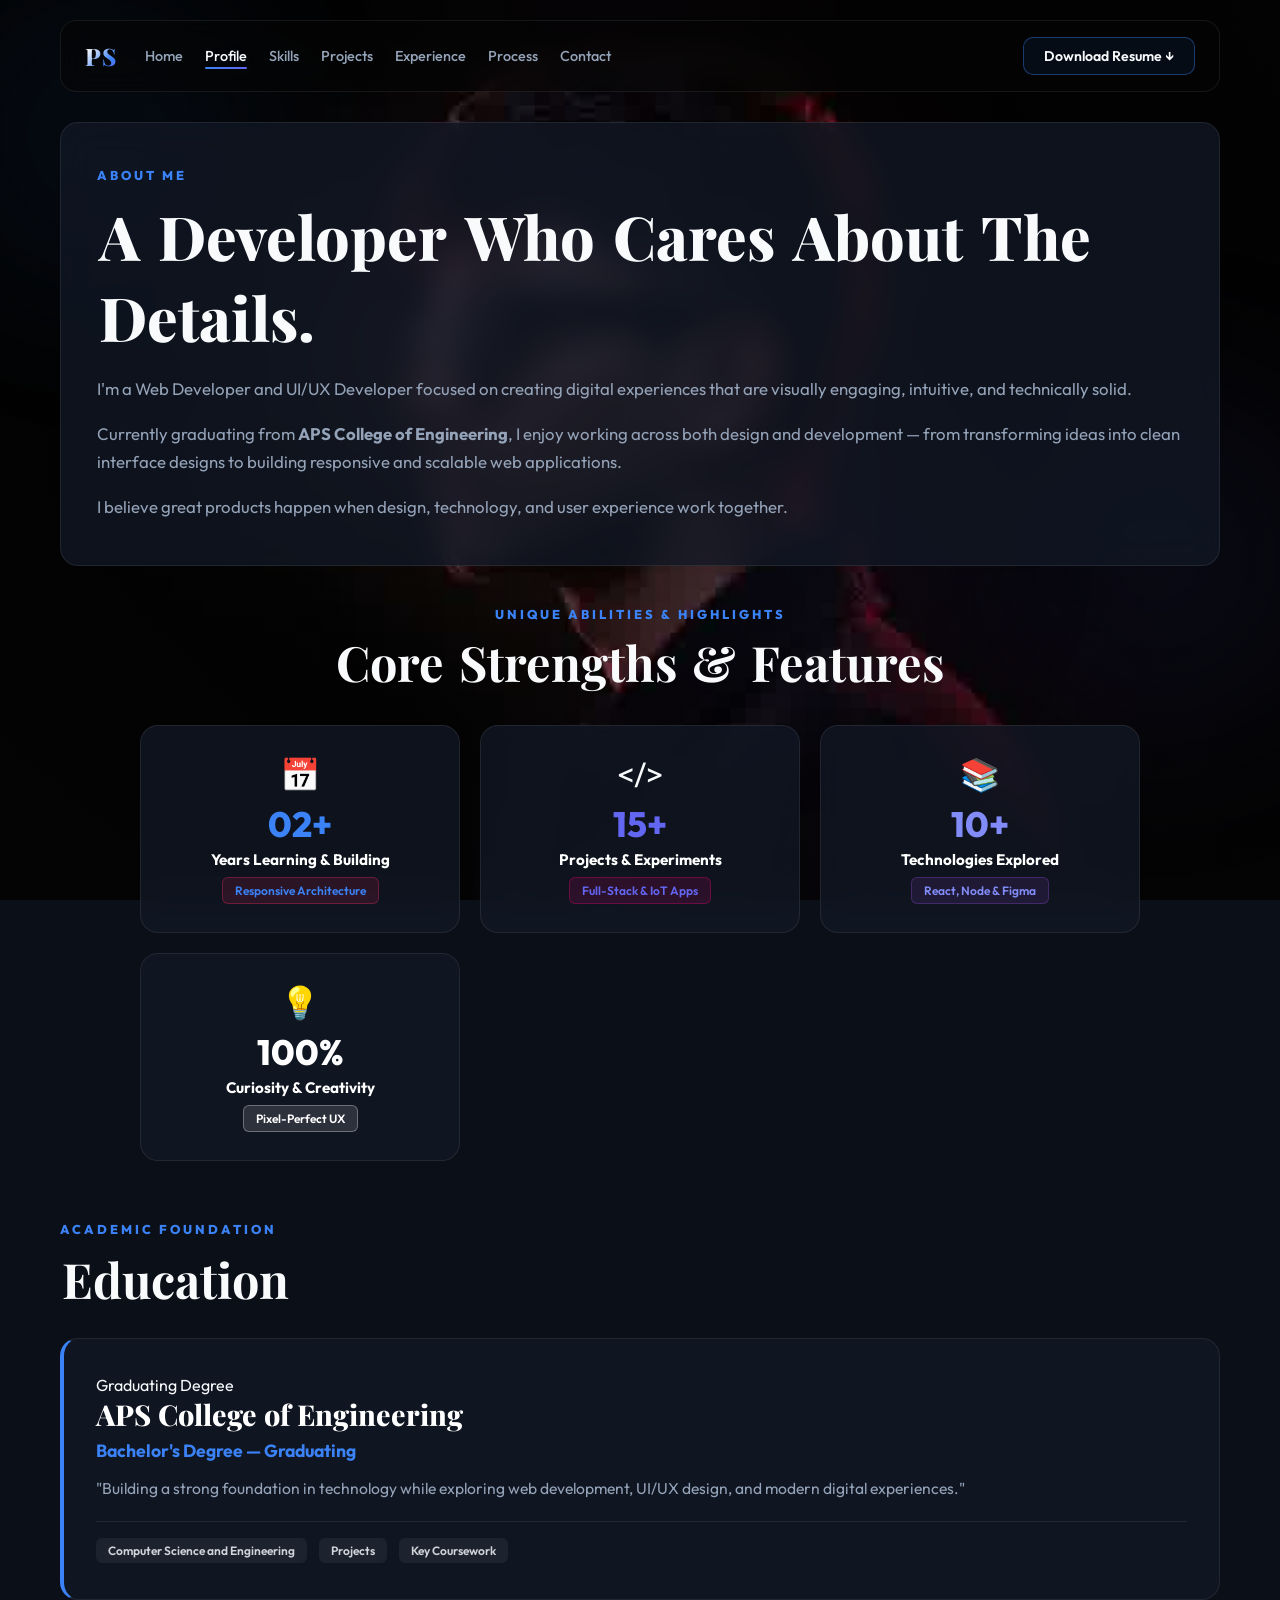
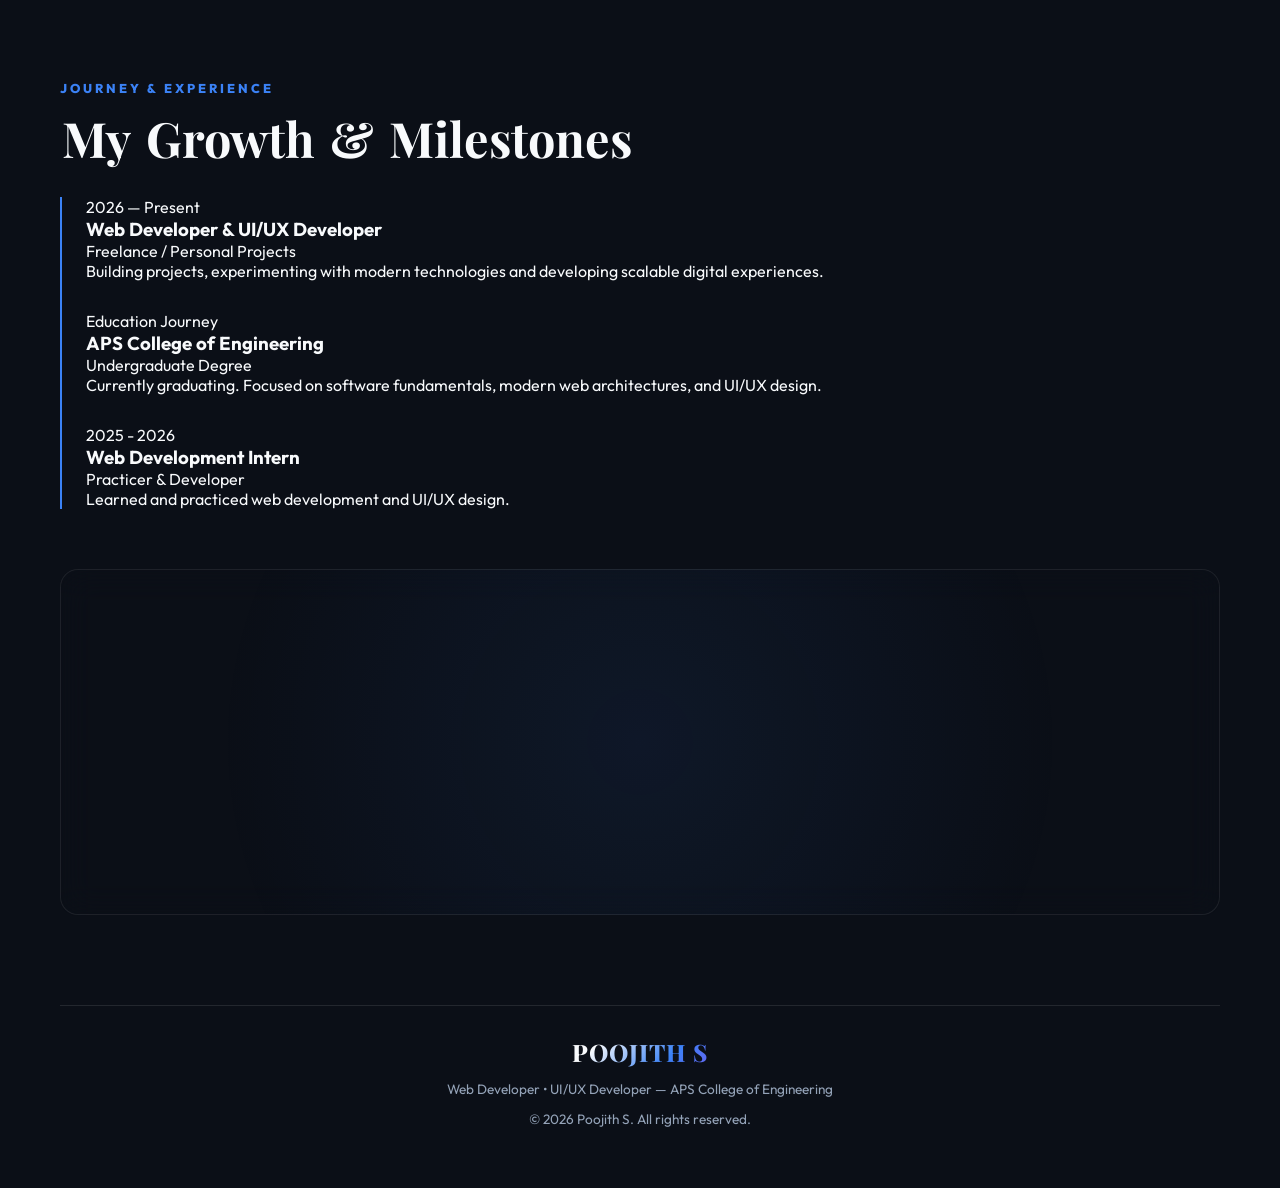
<file: about.html>
<!DOCTYPE html>
<html lang="en">

<head>
  <meta charset="UTF-8" />
  <meta name="viewport" content="width=device-width, initial-scale=1.0" />
  <title>About & Education — Poojith S | Web & UI/UX Developer</title>
  <meta name="description"
    content="About Poojith S, Web Developer & UI/UX Developer graduating from APS College of Engineering." />

  <!-- Google Fonts: Playfair Display & Outfit -->
  <link rel="preconnect" href="https://fonts.googleapis.com">
  <link rel="preconnect" href="https://fonts.gstatic.com" crossorigin>
  <link
    href="https://fonts.googleapis.com/css2?family=Outfit:wght@300;400;500;600;700;800&family=Playfair+Display:ital,wght@0,600;0,700;0,800;0,900;1,600&display=swap"
    rel="stylesheet">

  <link rel="stylesheet" href="style.css?v=1723240000" />
</head>

<body class="about-page-body">
  <!-- Page Transition Overlay -->
  <div class="page-transition-overlay">
    <div class="page-transition-bar"></div>
  </div>

  <!-- Ambient Glowing Orbs -->
  <div class="ambient-glow-orb orb-1"></div>
  <div class="ambient-glow-orb orb-2"></div>
  <div class="ambient-glow-orb orb-3"></div>

  <!-- Cursor Particle Canvas -->
  <canvas id="particle-canvas"></canvas>

  <!-- Scroll Progress Bar -->
  <div id="scroll-progress"></div>

  <!-- Custom Dual Cursor -->
  <div class="custom-cursor"></div>
  <div class="cursor-follower"></div>

  <!-- Background fixed canvas animation wrapper -->
  <div class="canvas-wrapper">
    <canvas id="hero-canvas"></canvas>
    <div class="canvas-vignette"></div>
  </div>

  <main class="content-overlay" style="padding-top: 20px;">
    <!-- Top Navigation Bar -->
    <header class="top-nav">
      <div class="nav-left">
        <a href="index.html" class="ps-logo-badge">PS</a>
        <nav class="nav-links">
          <a href="index.html">Home</a>
          <a href="about.html" class="active">Profile</a>
          <a href="skills.html">Skills</a>
          <a href="projects.html">Projects</a>
          <a href="experience.html">Experience</a>
          <a href="process.html">Process</a>
          <a href="contact.html">Contact</a>
        </nav>
      </div>
      <div class="nav-right">
        <a href="contact.html" class="cv-download-btn magnetic-btn">Download Resume ↓</a>
      </div>
    </header>

    <!-- ABOUT HERO SECTION -->
    <section class="about-hero-section glass-card tilt-card" style="padding: 44px 36px; margin-bottom: 40px;">
      <span class="section-badge-tag">ABOUT ME</span>
      <h1 class="about-page-title word-pop-container"
        style="font-family: 'Playfair Display', serif; font-size: clamp(2.2rem, 5vw, 3.8rem); font-weight: 800; margin-bottom: 18px;">
        A Developer Who Cares About The Details.
      </h1>
      <div class="about-bio-grid"
        style="display: grid; grid-template-columns: repeat(auto-fit, minmax(300px, 1fr)); gap: 24px;">
        <div class="bio-block">
          <p style="color: var(--text-muted); font-size: 1.05rem; line-height: 1.7; margin-bottom: 16px;">
            I'm a Web Developer and UI/UX Developer focused on creating digital experiences that are visually engaging,
            intuitive, and technically solid.
          </p>
          <p style="color: var(--text-muted); font-size: 1.05rem; line-height: 1.7; margin-bottom: 16px;">
            Currently graduating from <strong>APS College of Engineering</strong>, I enjoy working across both design
            and development — from transforming ideas into clean interface designs to building responsive and scalable
            web applications.
          </p>
          <p style="color: var(--text-muted); font-size: 1.05rem; line-height: 1.7;">
            I believe great products happen when design, technology, and user experience work together.
          </p>
        </div>
      </div>
    </section>

    <!-- ANIMATED STATS & UNIQUE ABILITIES SECTION -->
    <section class="stats-section" style="margin-bottom: 60px; text-align: center;">
      <div class="section-badge-tag" style="display: block; margin: 0 auto 10px auto;">UNIQUE ABILITIES & HIGHLIGHTS
      </div>
      <h2 class="section-main-title word-pop-container" style="margin-bottom: 32px;">Core Strengths & Features</h2>

      <div class="about-stats-grid"
        style="display: grid; grid-template-columns: repeat(auto-fit, minmax(240px, 1fr)); gap: 20px; max-width: 1000px; margin: 0 auto;">
        <div class="stat-card glass-card tilt-card"
          style="padding: 28px 20px; text-align: center; display: flex; flex-direction: column; align-items: center;">
          <div class="stat-card-icon" style="font-size: 2rem; margin-bottom: 8px;">📅</div>
          <div class="stat-card-num" data-target="2"
            style="font-size: 2.2rem; font-weight: 800; color: var(--accent-red); margin-bottom: 4px;">02+</div>
          <div class="stat-card-label"
            style="font-weight: 700; font-size: 0.95rem; color: #ffffff; margin-bottom: 8px;">Years Learning & Building
          </div>
          <span class="tech-tag"
            style="font-size: 0.75rem; background: rgba(255,46,99,0.12); color: var(--accent-red); border: 1px solid rgba(255,46,99,0.3);">Responsive
            Architecture</span>
        </div>

        <div class="stat-card glass-card tilt-card"
          style="padding: 28px 20px; text-align: center; display: flex; flex-direction: column; align-items: center;">
          <div class="stat-card-icon" style="font-size: 2rem; margin-bottom: 8px;">&lt;/&gt;</div>
          <div class="stat-card-num" data-target="15"
            style="font-size: 2.2rem; font-weight: 800; color: var(--accent-magenta); margin-bottom: 4px;">15+</div>
          <div class="stat-card-label"
            style="font-weight: 700; font-size: 0.95rem; color: #ffffff; margin-bottom: 8px;">Projects & Experiments
          </div>
          <span class="tech-tag"
            style="font-size: 0.75rem; background: rgba(255,0,127,0.12); color: var(--accent-magenta); border: 1px solid rgba(255,0,127,0.3);">Full-Stack
            & IoT Apps</span>
        </div>

        <div class="stat-card glass-card tilt-card"
          style="padding: 28px 20px; text-align: center; display: flex; flex-direction: column; align-items: center;">
          <div class="stat-card-icon" style="font-size: 2rem; margin-bottom: 8px;">📚</div>
          <div class="stat-card-num" data-target="10"
            style="font-size: 2.2rem; font-weight: 800; color: var(--accent-purple); margin-bottom: 4px;">10+</div>
          <div class="stat-card-label"
            style="font-weight: 700; font-size: 0.95rem; color: #ffffff; margin-bottom: 8px;">Technologies Explored
          </div>
          <span class="tech-tag"
            style="font-size: 0.75rem; background: rgba(157,78,221,0.12); color: var(--accent-purple); border: 1px solid rgba(157,78,221,0.3);">React,
            Node & Figma</span>
        </div>

        <div class="stat-card glass-card tilt-card"
          style="padding: 28px 20px; text-align: center; display: flex; flex-direction: column; align-items: center;">
          <div class="stat-card-icon" style="font-size: 2rem; margin-bottom: 8px;">💡</div>
          <div class="stat-card-num" style="font-size: 2.2rem; font-weight: 800; color: #ffffff; margin-bottom: 4px;">
            100%</div>
          <div class="stat-card-label"
            style="font-weight: 700; font-size: 0.95rem; color: #ffffff; margin-bottom: 8px;">Curiosity & Creativity
          </div>
          <span class="tech-tag"
            style="font-size: 0.75rem; background: rgba(255,255,255,0.12); color: #ffffff; border: 1px solid rgba(255,255,255,0.3);">Pixel-Perfect
            UX</span>
        </div>
      </div>
    </section>

    <!-- DEDICATED EDUCATION SECTION -->
    <section id="education" class="education-section">
      <div class="section-badge-tag">ACADEMIC FOUNDATION</div>
      <h2 class="section-main-title word-pop-container">Education</h2>

      <div class="education-card glass-card tilt-card">
        <span class="education-badge">Graduating Degree</span>
        <h3 class="edu-institution">APS College of Engineering</h3>
        <div class="edu-degree">Bachelor's Degree — Graduating</div>
        <p class="edu-statement">
          "Building a strong foundation in technology while exploring web development, UI/UX design, and modern digital
          experiences."
        </p>

        <div
          style="margin-top: 20px; padding-top: 16px; border-top: 1px solid rgba(255,255,255,0.08); display: flex; flex-wrap: wrap; gap: 12px;">
          <span class="tech-tag">Computer Science and Engineering</span>
          <span class="tech-tag">Projects</span>
          <span class="tech-tag">Key Coursework</span>
        </div>
      </div>
    </section>

    <!-- EXPERIENCE / JOURNEY SECTION -->
    <section id="journey" class="experience-section">
      <div class="section-badge-tag">JOURNEY & EXPERIENCE</div>
      <h2 class="section-main-title word-pop-container">My Growth & Milestones</h2>

      <div class="timeline-list" style="border-left: 2px solid var(--accent-red); padding-left: 24px;">
        <div class="timeline-entry" style="margin-bottom: 30px; position: relative;">
          <div class="timeline-dot"></div>
          <div class="timeline-period">2026 — Present</div>
          <h3 class="timeline-role">Web Developer & UI/UX Developer</h3>
          <div class="timeline-org">Freelance / Personal Projects</div>
          <p class="timeline-desc">
            Building projects, experimenting with modern technologies and developing scalable digital experiences.
          </p>
        </div>

        <div class="timeline-entry" style="margin-bottom: 30px; position: relative;">
          <div class="timeline-dot"></div>
          <div class="timeline-period">Education Journey</div>
          <h3 class="timeline-role">APS College of Engineering</h3>
          <div class="timeline-org">Undergraduate Degree</div>
          <p class="timeline-desc">
            Currently graduating. Focused on software fundamentals, modern web architectures, and UI/UX design.
          </p>
        </div>
        <div class="timeline-entry" style="position: relative;">
          <div class="timeline-dot"></div>
          <div class="timeline-period">2025 - 2026</div>
          <h3 class="timeline-role">Web Development Intern</h3>
          <div class="timeline-org">Practicer & Developer</div>
          <p class="timeline-desc">Learned and practiced web development and UI/UX design.</p>
        </div>
      </div>
    </section>

    <!-- PERSONAL STATEMENT SECTION -->
    <section class="personal-statement-section glass-card" style="margin-top: 60px;">
      <blockquote class="statement-quote word-pop-container">
        "I don't just build websites.<br />I build experiences people remember."
      </blockquote>
    </section>

    <!-- FOOTER -->
    <footer class="site-footer" style="margin-top: 60px;">
      <div class="footer-content">
        <a href="index.html" class="ps-logo-badge">POOJITH S</a>
        <p class="copyright-text">Web Developer • UI/UX Developer — APS College of Engineering</p>
        <p class="copyright-text">© 2026 Poojith S. All rights reserved.</p>
      </div>
    </footer>
  </main>

  <script src="app.js?v=1723240000"></script>
</body>

</html>
</file>
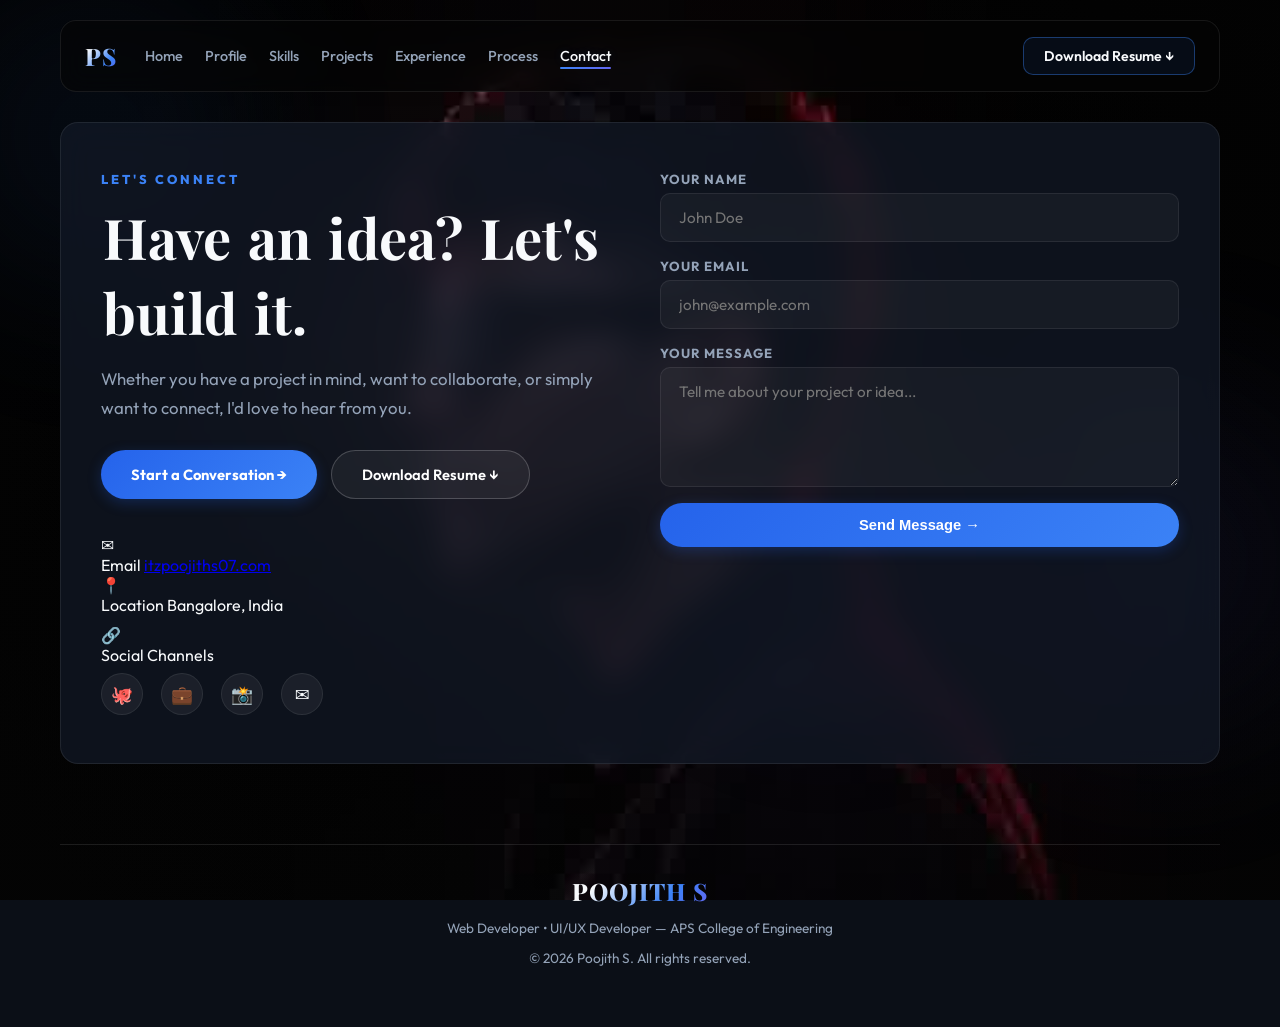
<file: contact.html>
<!DOCTYPE html>
<html lang="en">

<head>
  <meta charset="UTF-8" />
  <meta name="viewport" content="width=device-width, initial-scale=1.0" />
  <title>Contact — Poojith S | Web & UI/UX Developer</title>
  <meta name="description"
    content="Get in touch with Poojith S for web development, UI/UX projects, or collaborations." />

  <!-- Google Fonts: Playfair Display & Outfit -->
  <link rel="preconnect" href="https://fonts.googleapis.com">
  <link rel="preconnect" href="https://fonts.gstatic.com" crossorigin>
  <link
    href="https://fonts.googleapis.com/css2?family=Outfit:wght@300;400;500;600;700;800&family=Playfair+Display:ital,wght@0,600;0,700;0,800;0,900;1,600&display=swap"
    rel="stylesheet">

  <link rel="stylesheet" href="style.css?v=1723240000" />
</head>

<body>
  <!-- Page Transition Overlay -->
  <div class="page-transition-overlay">
    <div class="page-transition-bar"></div>
  </div>

  <!-- Ambient Glowing Orbs -->
  <div class="ambient-glow-orb orb-1"></div>
  <div class="ambient-glow-orb orb-2"></div>
  <div class="ambient-glow-orb orb-3"></div>

  <!-- Cursor Particle Canvas -->
  <canvas id="particle-canvas"></canvas>

  <!-- Scroll Progress Bar -->
  <div id="scroll-progress"></div>

  <!-- Custom Dual Cursor -->
  <div class="custom-cursor"></div>
  <div class="cursor-follower"></div>

  <!-- Background fixed canvas animation wrapper -->
  <div class="canvas-wrapper">
    <canvas id="hero-canvas"></canvas>
    <div class="canvas-vignette"></div>
  </div>

  <main class="content-overlay" style="padding-top: 20px;">
    <!-- Top Navigation Bar -->
    <header class="top-nav">
      <div class="nav-left">
        <a href="index.html" class="ps-logo-badge">PS</a>
        <nav class="nav-links">
          <a href="index.html">Home</a>
          <a href="about.html">Profile</a>
          <a href="skills.html">Skills</a>
          <a href="projects.html">Projects</a>
          <a href="experience.html">Experience</a>
          <a href="process.html">Process</a>
          <a href="contact.html" class="active">Contact</a>
        </nav>
      </div>
      <div class="nav-right">
        <a href="contact.html" class="cv-download-btn magnetic-btn">Download Resume ↓</a>
      </div>
    </header>

    <!-- CONTACT SECTION -->
    <section class="connect-section" style="margin-top: 20px; margin-bottom: 80px;">
      <div class="connect-container glass-card tilt-card">
        <div class="connect-left">
          <div class="section-badge-tag">LET'S CONNECT</div>
          <h1 class="connect-title word-pop-container"
            style="font-family: 'Playfair Display', serif; font-size: clamp(2.2rem, 4.5vw, 3.5rem); margin-bottom: 16px;">
            Have an idea? Let's build it.
          </h1>
          <p class="connect-desc"
            style="font-size: 1.05rem; line-height: 1.7; color: var(--text-muted); margin-bottom: 28px;">
            Whether you have a project in mind, want to collaborate, or simply want to connect, I'd love to hear from
            you.
          </p>

          <div style="display: flex; gap: 14px; flex-wrap: wrap; margin-bottom: 36px;">
            <a href="#contact-form" class="btn-primary magnetic-btn">Start a Conversation →</a>
            <a href="#" class="btn-secondary magnetic-btn">Download Resume ↓</a>
          </div>

          <div class="contact-methods">
            <div class="method-item">
              <span class="method-icon">✉️</span>
              <div>
                <span class="method-label">Email</span>
                <a href="mailto:itzpoojiths07.com" class="method-value">itzpoojiths07.com</a>
              </div>
            </div>

            <div class="method-item">
              <span class="method-icon">📍</span>
              <div>
                <span class="method-label">Location</span>
                <span class="method-value">Bangalore, India</span>
              </div>
            </div>

            <div class="method-item" style="margin-top: 10px;">
              <span class="method-icon">🔗</span>
              <div>
                <span class="method-label">Social Channels</span>
                <div class="social-links" style="margin-top: 8px; margin-bottom: 0;">
                  <a href="https://github.com/itzpoojiths07" target="_blank" rel="noopener"
                    class="social-icon-btn magnetic-btn" title="GitHub">🐙</a>
                  <a href="https://www.linkedin.com/in/poojith-s-954366425/" target="_blank" rel="noopener"
                    class="social-icon-btn magnetic-btn" title="LinkedIn">💼</a>
                  <a href="https://www.instagram.com/iam_poojith07/" target="_blank" rel="noopener"
                    class="social-icon-btn magnetic-btn" title="Instagram">📸</a>
                  <a href="mailto:itzpoojiths07.com" class="social-icon-btn magnetic-btn" title="Email">✉️</a>
                </div>
              </div>
            </div>
          </div>
        </div>

        <div class="connect-right" style="position: relative;">
          <form id="contact-form" class="contact-form">
            <div class="form-group">
              <label for="user-name">Your Name</label>
              <input type="text" id="user-name" class="form-control" placeholder="John Doe" required />
            </div>

            <div class="form-group">
              <label for="user-email">Your Email</label>
              <input type="email" id="user-email" class="form-control" placeholder="john@example.com" required />
            </div>

            <div class="form-group">
              <label for="user-message">Your Message</label>
              <textarea id="user-message" class="form-control" placeholder="Tell me about your project or idea..."
                required></textarea>
            </div>

            <button type="submit" class="btn-primary magnetic-btn" style="width: 100%; border: none;">
              Send Message →
            </button>
          </form>

          <!-- Success Overlay Animation -->
          <div id="form-success" class="form-success-overlay">
            <div class="success-check-icon">✓</div>
            <h3 style="font-family: 'Playfair Display', serif; font-size: 1.6rem;">Message Sent!</h3>
            <p style="color: var(--text-muted); font-size: 0.95rem;">Thank you for reaching out. Poojith will get back
              to you soon.</p>
          </div>
        </div>
      </div>
    </section>

    <!-- FOOTER -->
    <footer class="site-footer">
      <div class="footer-content">
        <a href="index.html" class="ps-logo-badge">POOJITH S</a>
        <p class="copyright-text">Web Developer • UI/UX Developer — APS College of Engineering</p>
        <p class="copyright-text">© 2026 Poojith S. All rights reserved.</p>
      </div>
    </footer>
  </main>

  <script src="app.js?v=1723240000"></script>
</body>

</html>
</file>
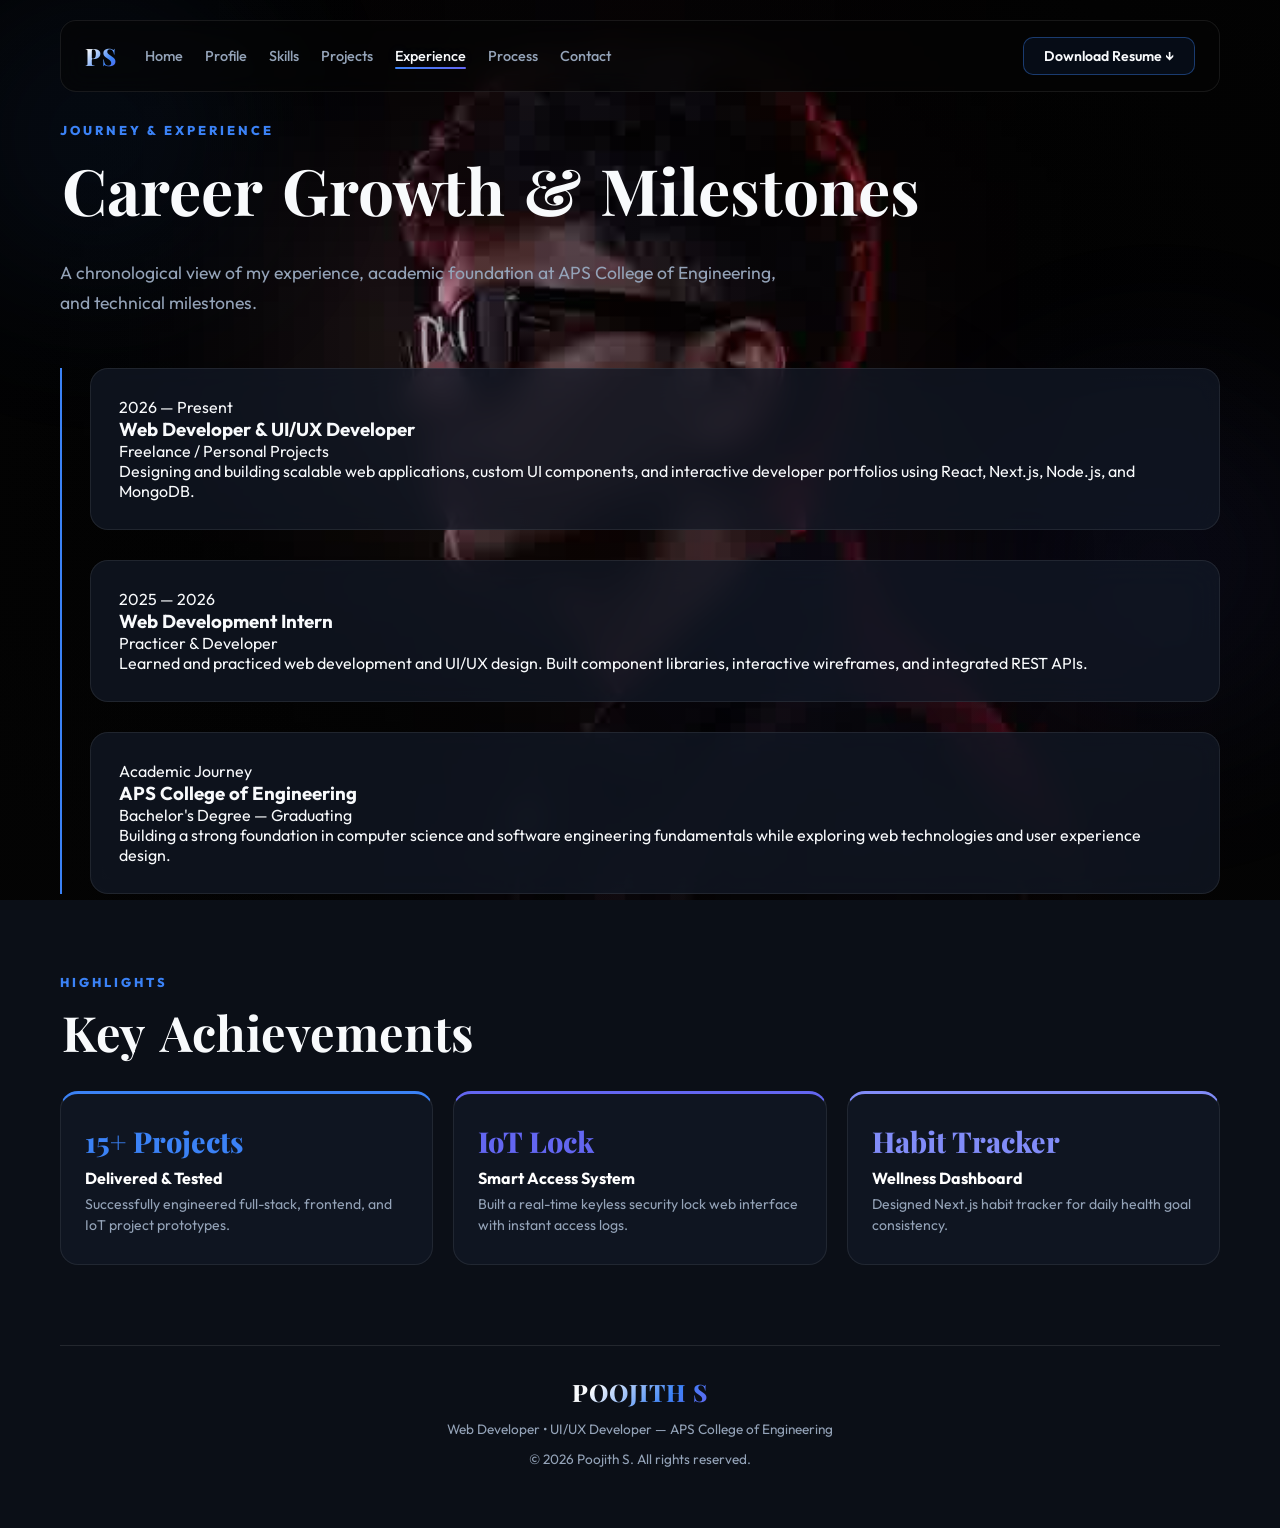
<file: experience.html>
<!DOCTYPE html>
<html lang="en">

<head>
  <meta charset="UTF-8" />
  <meta name="viewport" content="width=device-width, initial-scale=1.0" />
  <title>Experience & Journey — Poojith S | Web & UI/UX Developer</title>
  <meta name="description" content="Career journey, internship experience, and academic foundation of Poojith S." />

  <!-- Google Fonts: Playfair Display & Outfit -->
  <link rel="preconnect" href="https://fonts.googleapis.com">
  <link rel="preconnect" href="https://fonts.gstatic.com" crossorigin>
  <link
    href="https://fonts.googleapis.com/css2?family=Outfit:wght@300;400;500;600;700;800&family=Playfair+Display:ital,wght@0,600;0,700;0,800;0,900;1,600&display=swap"
    rel="stylesheet">

  <link rel="stylesheet" href="style.css?v=1723250000" />
</head>

<body>
  <!-- Page Transition Overlay -->
  <div class="page-transition-overlay">
    <div class="page-transition-bar"></div>
  </div>

  <!-- Ambient Glowing Orbs -->
  <div class="ambient-glow-orb orb-1"></div>
  <div class="ambient-glow-orb orb-2"></div>
  <div class="ambient-glow-orb orb-3"></div>

  <!-- Cursor Particle Canvas -->
  <canvas id="particle-canvas"></canvas>

  <!-- Scroll Progress Bar -->
  <div id="scroll-progress"></div>

  <!-- Custom Dual Cursor -->
  <div class="custom-cursor"></div>
  <div class="cursor-follower"></div>

  <!-- Background fixed canvas animation wrapper -->
  <div class="canvas-wrapper">
    <canvas id="hero-canvas"></canvas>
    <div class="canvas-vignette"></div>
  </div>

  <main class="content-overlay" style="padding-top: 20px;">
    <!-- Top Navigation Bar -->
    <header class="top-nav">
      <div class="nav-left">
        <a href="index.html" class="ps-logo-badge">PS</a>
        <nav class="nav-links">
          <a href="index.html">Home</a>
          <a href="about.html">Profile</a>
          <a href="skills.html">Skills</a>
          <a href="projects.html">Projects</a>
          <a href="experience.html" class="active">Experience</a>
          <a href="process.html">Process</a>
          <a href="contact.html">Contact</a>
        </nav>
      </div>
      <div class="nav-right">
        <a href="contact.html" class="cv-download-btn magnetic-btn">Download Resume ↓</a>
      </div>
    </header>

    <!-- EXPERIENCE HERO -->
    <section class="experience-hero-section" style="margin-bottom: 50px;">
      <div class="section-badge-tag">JOURNEY & EXPERIENCE</div>
      <h1 class="section-main-title word-pop-container" style="font-size: clamp(2.5rem, 5vw, 4rem);">
        Career Growth & Milestones
      </h1>
      <p style="color: var(--text-muted); font-size: 1.1rem; max-width: 720px; line-height: 1.7;">
        A chronological view of my experience, academic foundation at APS College of Engineering, and technical milestones.
      </p>
    </section>

    <!-- TIMELINE SECTION -->
    <section class="timeline-experience-section" style="margin-bottom: 80px;">
      <div class="timeline-list" style="border-left: 2px solid var(--accent-red); padding-left: 28px;">
        
        <!-- Entry 1 -->
        <div class="timeline-entry glass-card tilt-card" style="padding: 28px; margin-bottom: 30px; position: relative;">
          <div class="timeline-dot" style="left: -40px; top: 32px;"></div>
          <div class="timeline-period">2026 — Present</div>
          <h3 class="timeline-role">Web Developer & UI/UX Developer</h3>
          <div class="timeline-org">Freelance / Personal Projects</div>
          <p class="timeline-desc">
            Designing and building scalable web applications, custom UI components, and interactive developer portfolios using React, Next.js, Node.js, and MongoDB.
          </p>
        </div>

        <!-- Entry 2 -->
        <div class="timeline-entry glass-card tilt-card" style="padding: 28px; margin-bottom: 30px; position: relative;">
          <div class="timeline-dot" style="left: -40px; top: 32px;"></div>
          <div class="timeline-period">2025 — 2026</div>
          <h3 class="timeline-role">Web Development Intern</h3>
          <div class="timeline-org">Practicer & Developer</div>
          <p class="timeline-desc">
            Learned and practiced web development and UI/UX design. Built component libraries, interactive wireframes, and integrated REST APIs.
          </p>
        </div>

        <!-- Entry 3 -->
        <div class="timeline-entry glass-card tilt-card" style="padding: 28px; position: relative;">
          <div class="timeline-dot" style="left: -40px; top: 32px;"></div>
          <div class="timeline-period">Academic Journey</div>
          <h3 class="timeline-role">APS College of Engineering</h3>
          <div class="timeline-org">Bachelor's Degree — Graduating</div>
          <p class="timeline-desc">
            Building a strong foundation in computer science and software engineering fundamentals while exploring web technologies and user experience design.
          </p>
        </div>

      </div>
    </section>

    <!-- KEY MILESTONES -->
    <section class="milestones-section" style="margin-bottom: 80px;">
      <div class="section-badge-tag">HIGHLIGHTS</div>
      <h2 class="section-main-title word-pop-container">Key Achievements</h2>

      <div style="display: grid; grid-template-columns: repeat(auto-fit, minmax(260px, 1fr)); gap: 20px;">
        <div class="glass-card tilt-card" style="padding: 28px 24px; border-top: 3px solid var(--accent-red);">
          <div style="font-size: 1.8rem; color: var(--accent-red); font-weight: 800; font-family: 'Playfair Display', serif; margin-bottom: 8px;">15+ Projects</div>
          <h4 style="color: #fff; margin-bottom: 6px;">Delivered & Tested</h4>
          <p style="color: var(--text-muted); font-size: 0.88rem; line-height: 1.5;">Successfully engineered full-stack, frontend, and IoT project prototypes.</p>
        </div>

        <div class="glass-card tilt-card" style="padding: 28px 24px; border-top: 3px solid var(--accent-magenta);">
          <div style="font-size: 1.8rem; color: var(--accent-magenta); font-weight: 800; font-family: 'Playfair Display', serif; margin-bottom: 8px;">IoT Lock</div>
          <h4 style="color: #fff; margin-bottom: 6px;">Smart Access System</h4>
          <p style="color: var(--text-muted); font-size: 0.88rem; line-height: 1.5;">Built a real-time keyless security lock web interface with instant access logs.</p>
        </div>

        <div class="glass-card tilt-card" style="padding: 28px 24px; border-top: 3px solid var(--accent-purple);">
          <div style="font-size: 1.8rem; color: var(--accent-purple); font-weight: 800; font-family: 'Playfair Display', serif; margin-bottom: 8px;">Habit Tracker</div>
          <h4 style="color: #fff; margin-bottom: 6px;">Wellness Dashboard</h4>
          <p style="color: var(--text-muted); font-size: 0.88rem; line-height: 1.5;">Designed Next.js habit tracker for daily health goal consistency.</p>
        </div>
      </div>
    </section>

    <!-- FOOTER -->
    <footer class="site-footer">
      <div class="footer-content">
        <a href="index.html" class="ps-logo-badge">POOJITH S</a>
        <p class="copyright-text">Web Developer • UI/UX Developer — APS College of Engineering</p>
        <p class="copyright-text">© 2026 Poojith S. All rights reserved.</p>
      </div>
    </footer>
  </main>

  <script src="app.js?v=1723250000"></script>
</body>

</html>
</file>
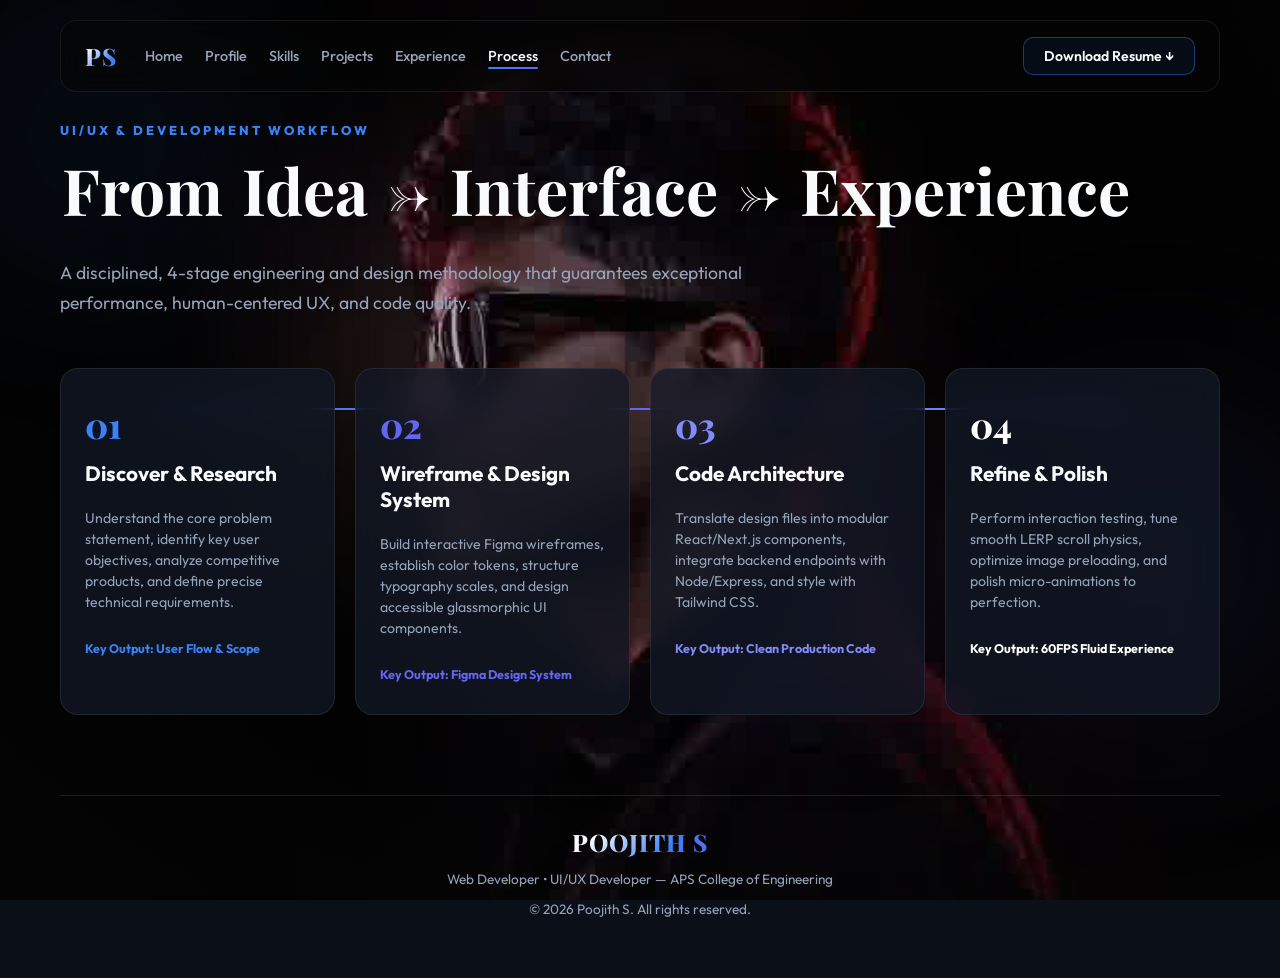
<file: process.html>
<!DOCTYPE html>
<html lang="en">

<head>
  <meta charset="UTF-8" />
  <meta name="viewport" content="width=device-width, initial-scale=1.0" />
  <title>Design & Dev Process — Poojith S | Web & UI/UX Developer</title>
  <meta name="description" content="Explore the 4-stage UI/UX design and web development workflow of Poojith S." />

  <!-- Google Fonts: Playfair Display & Outfit -->
  <link rel="preconnect" href="https://fonts.googleapis.com">
  <link rel="preconnect" href="https://fonts.gstatic.com" crossorigin>
  <link
    href="https://fonts.googleapis.com/css2?family=Outfit:wght@300;400;500;600;700;800&family=Playfair+Display:ital,wght@0,600;0,700;0,800;0,900;1,600&display=swap"
    rel="stylesheet">

  <link rel="stylesheet" href="style.css?v=1723250000" />
</head>

<body>
  <!-- Page Transition Overlay -->
  <div class="page-transition-overlay">
    <div class="page-transition-bar"></div>
  </div>

  <!-- Ambient Glowing Orbs -->
  <div class="ambient-glow-orb orb-1"></div>
  <div class="ambient-glow-orb orb-2"></div>
  <div class="ambient-glow-orb orb-3"></div>

  <!-- Cursor Particle Canvas -->
  <canvas id="particle-canvas"></canvas>

  <!-- Scroll Progress Bar -->
  <div id="scroll-progress"></div>

  <!-- Custom Dual Cursor -->
  <div class="custom-cursor"></div>
  <div class="cursor-follower"></div>

  <!-- Background fixed canvas animation wrapper -->
  <div class="canvas-wrapper">
    <canvas id="hero-canvas"></canvas>
    <div class="canvas-vignette"></div>
  </div>

  <main class="content-overlay" style="padding-top: 20px;">
    <!-- Top Navigation Bar -->
    <header class="top-nav">
      <div class="nav-left">
        <a href="index.html" class="ps-logo-badge">PS</a>
        <nav class="nav-links">
          <a href="index.html">Home</a>
          <a href="about.html">Profile</a>
          <a href="skills.html">Skills</a>
          <a href="projects.html">Projects</a>
          <a href="experience.html">Experience</a>
          <a href="process.html" class="active">Process</a>
          <a href="contact.html">Contact</a>
        </nav>
      </div>
      <div class="nav-right">
        <a href="contact.html" class="cv-download-btn magnetic-btn">Download Resume ↓</a>
      </div>
    </header>

    <!-- PROCESS HERO -->
    <section class="process-hero-section" style="margin-bottom: 50px;">
      <div class="section-badge-tag">UI/UX & DEVELOPMENT WORKFLOW</div>
      <h1 class="section-main-title word-pop-container" style="font-size: clamp(2.5rem, 5vw, 4rem);">
        From Idea → Interface → Experience
      </h1>
      <p style="color: var(--text-muted); font-size: 1.1rem; max-width: 720px; line-height: 1.7;">
        A disciplined, 4-stage engineering and design methodology that guarantees exceptional performance, human-centered UX, and code quality.
      </p>
    </section>

    <!-- 4 STAGE PROCESS CARDS -->
    <section class="process-stages-section" style="margin-bottom: 80px;">
      <div class="process-grid" style="grid-template-columns: repeat(auto-fit, minmax(260px, 1fr));">
        
        <div class="process-step-card glass-card tilt-card" style="padding: 32px 24px;">
          <div class="step-num" style="color: var(--accent-red); font-size: 2.2rem; font-weight: 800;">01</div>
          <h3 class="step-name" style="font-size: 1.3rem; margin-bottom: 10px;">Discover & Research</h3>
          <p class="step-desc">
            Understand the core problem statement, identify key user objectives, analyze competitive products, and define precise technical requirements.
          </p>
          <div style="margin-top: 16px; font-size: 0.78rem; color: var(--accent-red); font-weight: 700;">Key Output: User Flow & Scope</div>
        </div>

        <div class="process-step-card glass-card tilt-card" style="padding: 32px 24px;">
          <div class="step-num" style="color: var(--accent-magenta); font-size: 2.2rem; font-weight: 800;">02</div>
          <h3 class="step-name" style="font-size: 1.3rem; margin-bottom: 10px;">Wireframe & Design System</h3>
          <p class="step-desc">
            Build interactive Figma wireframes, establish color tokens, structure typography scales, and design accessible glassmorphic UI components.
          </p>
          <div style="margin-top: 16px; font-size: 0.78rem; color: var(--accent-magenta); font-weight: 700;">Key Output: Figma Design System</div>
        </div>

        <div class="process-step-card glass-card tilt-card" style="padding: 32px 24px;">
          <div class="step-num" style="color: var(--accent-purple); font-size: 2.2rem; font-weight: 800;">03</div>
          <div class="step-name" style="font-size: 1.3rem; margin-bottom: 10px;">Code Architecture</div>
          <p class="step-desc">
            Translate design files into modular React/Next.js components, integrate backend endpoints with Node/Express, and style with Tailwind CSS.
          </p>
          <div style="margin-top: 16px; font-size: 0.78rem; color: var(--accent-purple); font-weight: 700;">Key Output: Clean Production Code</div>
        </div>

        <div class="process-step-card glass-card tilt-card" style="padding: 32px 24px;">
          <div class="step-num" style="color: #ffffff; font-size: 2.2rem; font-weight: 800;">04</div>
          <div class="step-name" style="font-size: 1.3rem; margin-bottom: 10px;">Refine & Polish</div>
          <p class="step-desc">
            Perform interaction testing, tune smooth LERP scroll physics, optimize image preloading, and polish micro-animations to perfection.
          </p>
          <div style="margin-top: 16px; font-size: 0.78rem; color: #ffffff; font-weight: 700;">Key Output: 60FPS Fluid Experience</div>
        </div>

      </div>
    </section>

    <!-- FOOTER -->
    <footer class="site-footer">
      <div class="footer-content">
        <a href="index.html" class="ps-logo-badge">POOJITH S</a>
        <p class="copyright-text">Web Developer • UI/UX Developer — APS College of Engineering</p>
        <p class="copyright-text">© 2026 Poojith S. All rights reserved.</p>
      </div>
    </footer>
  </main>

  <script src="app.js?v=1723250000"></script>
</body>

</html>
</file>
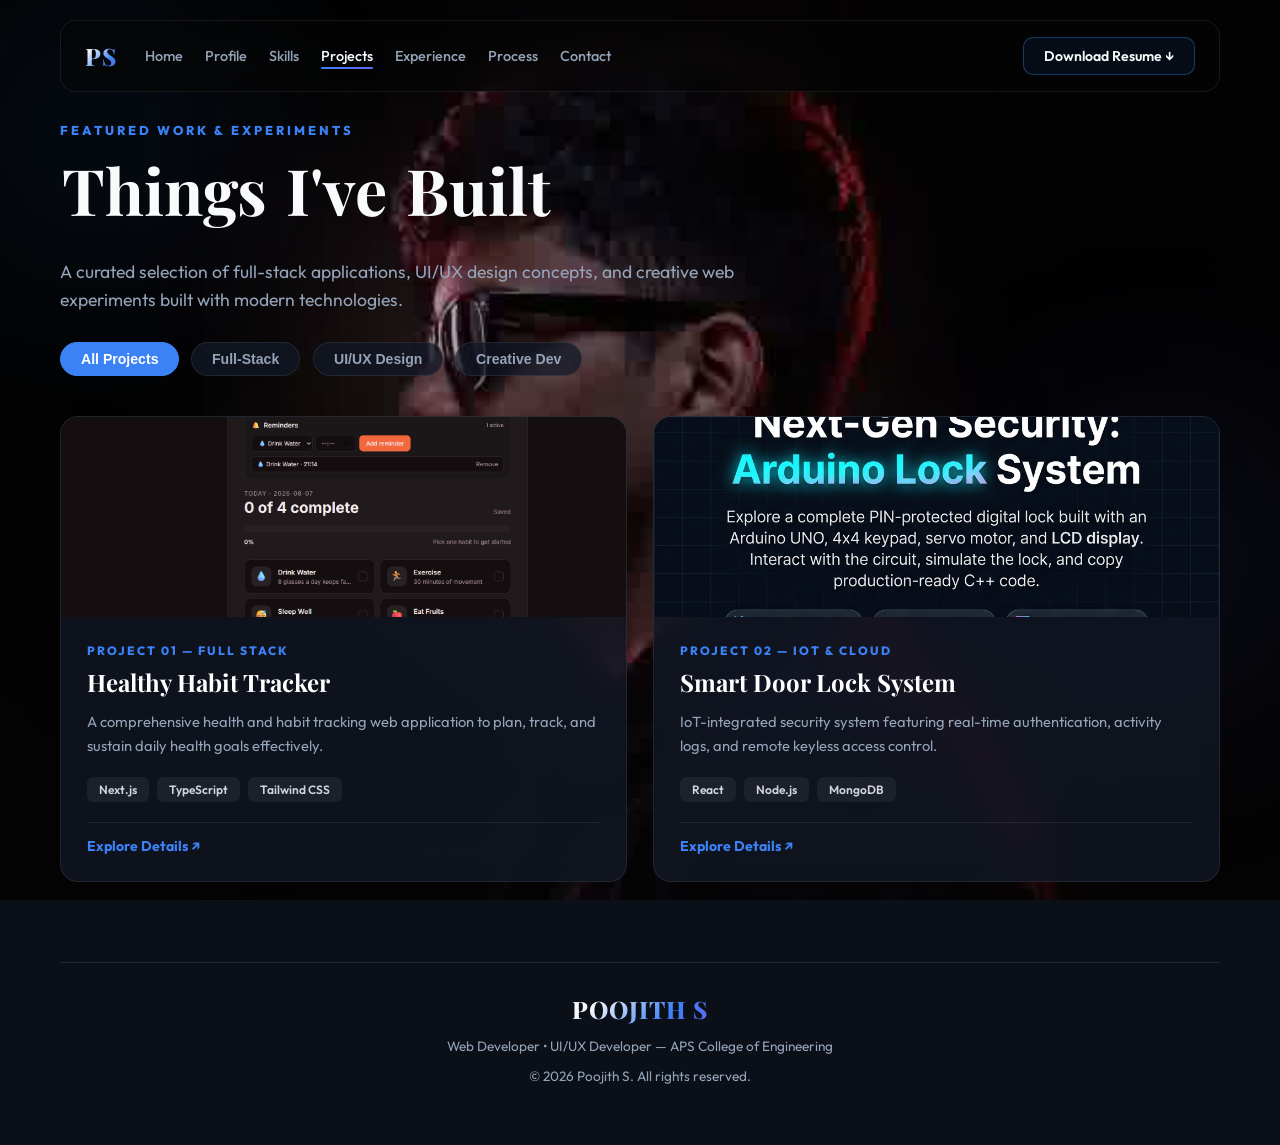
<file: projects.html>
<!DOCTYPE html>
<html lang="en">

<head>
  <meta charset="UTF-8" />
  <meta name="viewport" content="width=device-width, initial-scale=1.0" />
  <title>Projects Showcase — Poojith S | Web & UI/UX Developer</title>
  <meta name="description" content="Explore featured web development and UI/UX design projects by Poojith S." />

  <!-- Google Fonts: Playfair Display & Outfit -->
  <link rel="preconnect" href="https://fonts.googleapis.com">
  <link rel="preconnect" href="https://fonts.gstatic.com" crossorigin>
  <link
    href="https://fonts.googleapis.com/css2?family=Outfit:wght@300;400;500;600;700;800&family=Playfair+Display:ital,wght@0,600;0,700;0,800;0,900;1,600&display=swap"
    rel="stylesheet">

  <link rel="stylesheet" href="style.css?v=1723240000" />
</head>

<body>
  <!-- Page Transition Overlay -->
  <div class="page-transition-overlay">
    <div class="page-transition-bar"></div>
  </div>

  <!-- Ambient Glowing Orbs -->
  <div class="ambient-glow-orb orb-1"></div>
  <div class="ambient-glow-orb orb-2"></div>
  <div class="ambient-glow-orb orb-3"></div>

  <!-- Cursor Particle Canvas -->
  <canvas id="particle-canvas"></canvas>

  <!-- Scroll Progress Bar -->
  <div id="scroll-progress"></div>

  <!-- Custom Dual Cursor -->
  <div class="custom-cursor"></div>
  <div class="cursor-follower"></div>

  <!-- Background fixed canvas animation wrapper -->
  <div class="canvas-wrapper">
    <canvas id="hero-canvas"></canvas>
    <div class="canvas-vignette"></div>
  </div>

  <main class="content-overlay" style="padding-top: 20px;">
    <!-- Top Navigation Bar -->
    <header class="top-nav">
      <div class="nav-left">
        <a href="index.html" class="ps-logo-badge">PS</a>
        <nav class="nav-links">
          <a href="index.html">Home</a>
          <a href="about.html">Profile</a>
          <a href="skills.html">Skills</a>
          <a href="projects.html" class="active">Projects</a>
          <a href="experience.html">Experience</a>
          <a href="process.html">Process</a>
          <a href="contact.html">Contact</a>
        </nav>
      </div>
      <div class="nav-right">
        <a href="contact.html" class="cv-download-btn magnetic-btn">Download Resume ↓</a>
      </div>
    </header>

    <!-- PROJECTS GALLERY HERO -->
    <section class="projects-hero-section" style="margin-bottom: 40px;">
      <div class="section-badge-tag">FEATURED WORK & EXPERIMENTS</div>
      <h1 class="section-main-title word-pop-container" style="font-size: clamp(2.5rem, 5vw, 4rem);">
        Things I've Built
      </h1>
      <p style="color: var(--text-muted); font-size: 1.1rem; max-width: 680px; line-height: 1.6;">
        A curated selection of full-stack applications, UI/UX design concepts, and creative web experiments built with
        modern technologies.
      </p>

      <!-- Category Filter Tabs -->
      <div class="filter-tabs" style="display: flex; gap: 12px; margin-top: 28px; flex-wrap: wrap;">
        <button class="filter-btn active magnetic-btn" data-filter="all"
          style="padding: 8px 20px; border-radius: 999px; border: 1px solid var(--accent-red); background: var(--accent-red); color: #fff; cursor: pointer; font-size: 0.88rem; font-weight: 600;">All
          Projects</button>
        <button class="filter-btn magnetic-btn" data-filter="fullstack"
          style="padding: 8px 20px; border-radius: 999px; border: 1px solid var(--card-border); background: var(--card-bg); color: var(--text-muted); cursor: pointer; font-size: 0.88rem; font-weight: 600;">Full-Stack</button>
        <button class="filter-btn magnetic-btn" data-filter="uiux"
          style="padding: 8px 20px; border-radius: 999px; border: 1px solid var(--card-border); background: var(--card-bg); color: var(--text-muted); cursor: pointer; font-size: 0.88rem; font-weight: 600;">UI/UX
          Design</button>
        <button class="filter-btn magnetic-btn" data-filter="creative"
          style="padding: 8px 20px; border-radius: 999px; border: 1px solid var(--card-border); background: var(--card-bg); color: var(--text-muted); cursor: pointer; font-size: 0.88rem; font-weight: 600;">Creative
          Dev</button>
      </div>
    </section>

    <!-- PROJECTS GRID -->
    <section class="projects-gallery-section" style="margin-bottom: 80px;">
      <div class="projects-grid" style="grid-template-columns: repeat(auto-fit, minmax(340px, 1fr));">

        <!-- Project Card 1 -->
        <div class="project-card glass-card tilt-card" data-category="fullstack" data-project-id="1" style="padding: 0; overflow: hidden; display: flex; flex-direction: column;">
          <div style="width: 100%; height: 200px; overflow: hidden; background: #0c0c12;">
            <img src="./healthy.png" alt="Healthy Habit Tracker Preview" style="width: 100%; height: 100%; object-fit: cover; transition: transform 0.4s ease;" onmouseover="this.style.transform='scale(1.06)'" onmouseout="this.style.transform='scale(1)'" />
          </div>
          <div style="padding: 26px; display: flex; flex-direction: column; justify-content: space-between; flex: 1;">
            <div>
              <div class="project-badge">PROJECT 01 — FULL STACK</div>
              <h3 class="project-title">Healthy Habit Tracker</h3>
              <p class="project-desc">
                A comprehensive health and habit tracking web application to plan, track, and sustain daily health goals
                effectively.
              </p>
              <div class="tech-tags">
                <span class="tech-tag">Next.js</span>
                <span class="tech-tag">TypeScript</span>
                <span class="tech-tag">Tailwind CSS</span>
              </div>
            </div>
            <div class="project-card-footer" style="padding-top: 14px; border-top: 1px solid rgba(255,255,255,0.08);">
              <span class="view-details-btn">Explore Details ↗</span>
            </div>
          </div>
        </div>

        <!-- Project Card 2 -->
        <div class="project-card glass-card tilt-card" data-category="fullstack" data-project-id="2" style="padding: 0; overflow: hidden; display: flex; flex-direction: column;">
          <div style="width: 100%; height: 200px; overflow: hidden; background: #0c0c12;">
            <img src="./lock.png" alt="Smart Door Lock System Preview" style="width: 100%; height: 100%; object-fit: cover; transition: transform 0.4s ease;" onmouseover="this.style.transform='scale(1.06)'" onmouseout="this.style.transform='scale(1)'" />
          </div>
          <div style="padding: 26px; display: flex; flex-direction: column; justify-content: space-between; flex: 1;">
            <div>
              <div class="project-badge">PROJECT 02 — IOT & CLOUD</div>
              <h3 class="project-title">Smart Door Lock System</h3>
              <p class="project-desc">
                IoT-integrated security system featuring real-time authentication, activity logs, and remote keyless access
                control.
              </p>
              <div class="tech-tags">
                <span class="tech-tag">React</span>
                <span class="tech-tag">Node.js</span>
                <span class="tech-tag">MongoDB</span>
              </div>
            </div>
            <div class="project-card-footer" style="padding-top: 14px; border-top: 1px solid rgba(255,255,255,0.08);">
              <span class="view-details-btn">Explore Details ↗</span>
            </div>
          </div>
        </div>
      </div>
    </section>

    <!-- FOOTER -->
    <footer class="site-footer">
      <div class="footer-content">
        <a href="index.html" class="ps-logo-badge">POOJITH S</a>
        <p class="copyright-text">Web Developer • UI/UX Developer — APS College of Engineering</p>
        <p class="copyright-text">© 2026 Poojith S. All rights reserved.</p>
      </div>
    </footer>
  </main>

  <!-- FULL SCREEN INTERACTIVE PROJECT DETAIL MODAL -->
  <div id="project-modal" class="modal-overlay">
    <div class="modal-content">
      <button id="modal-close" class="modal-close-btn">&times;</button>
      <div id="modal-body-content"></div>
    </div>
  </div>

  <script src="app.js?v=1723240000"></script>
</body>

</html>
</file>
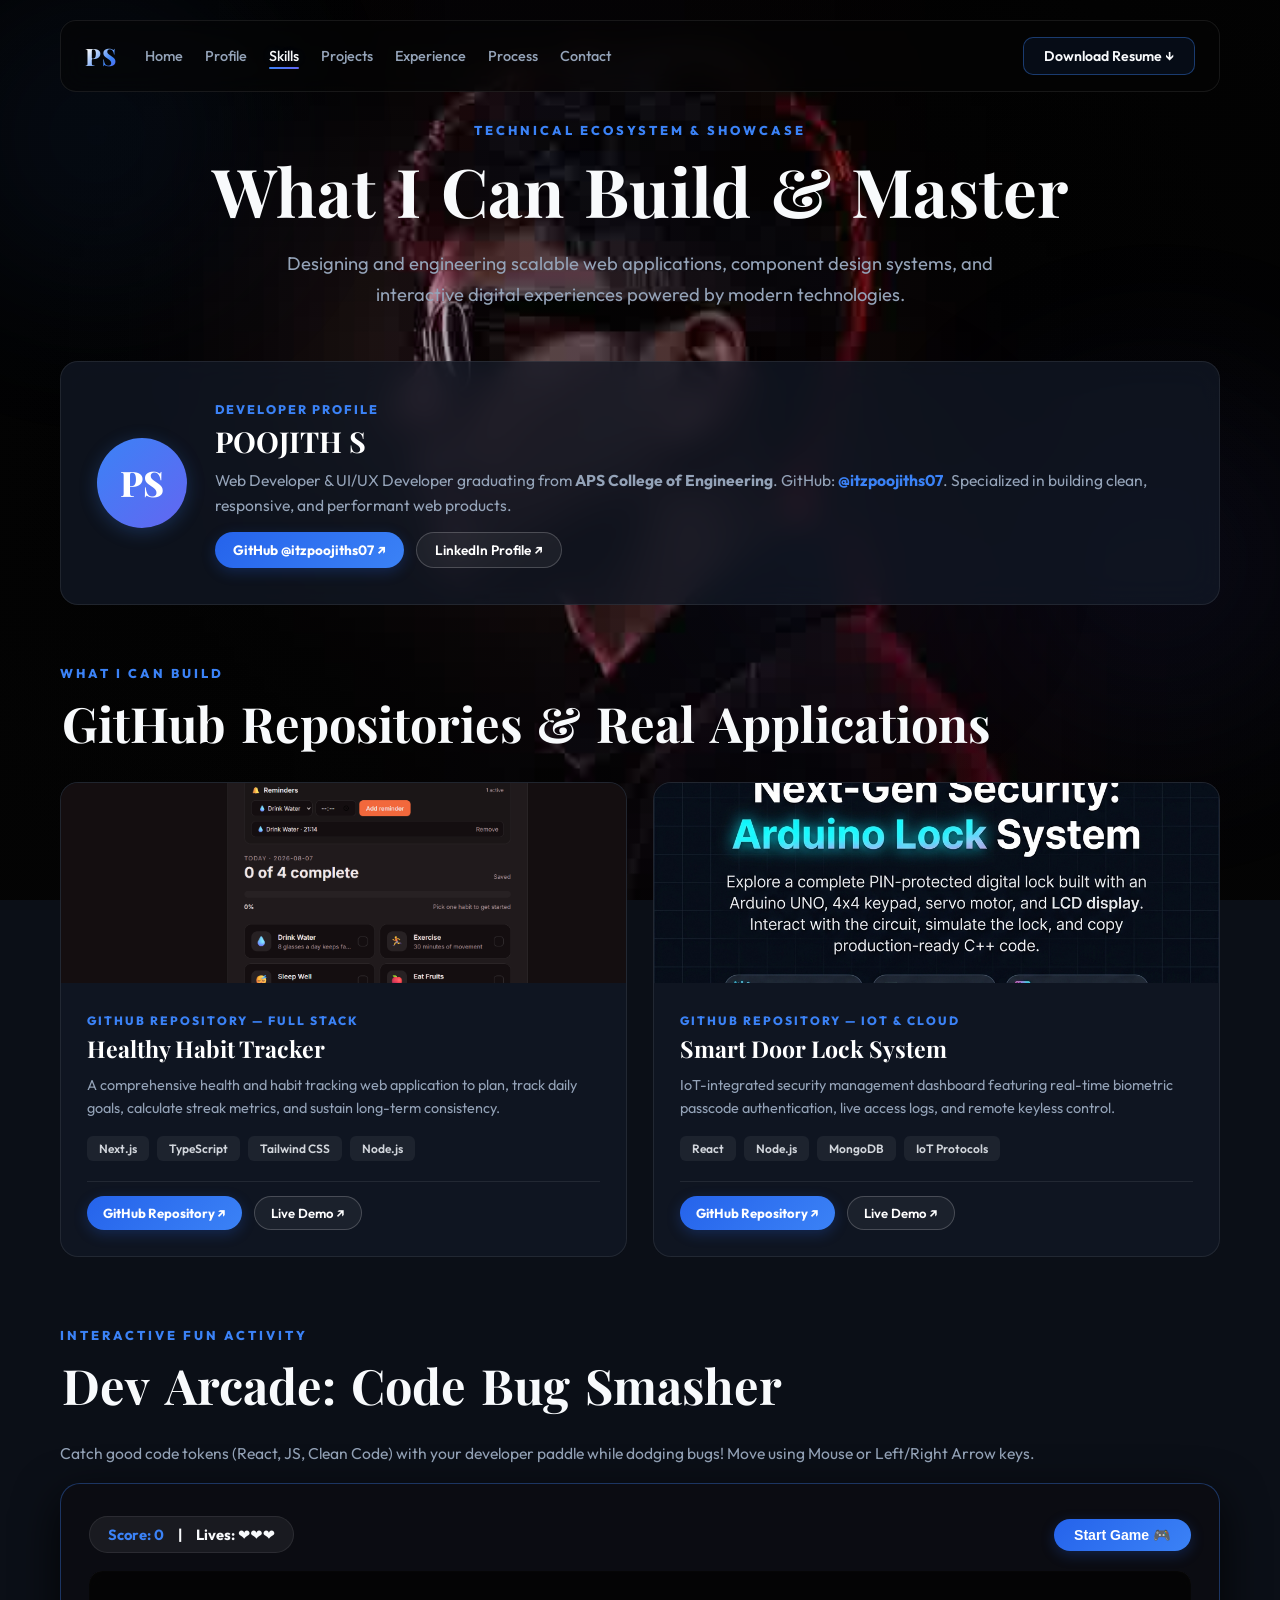
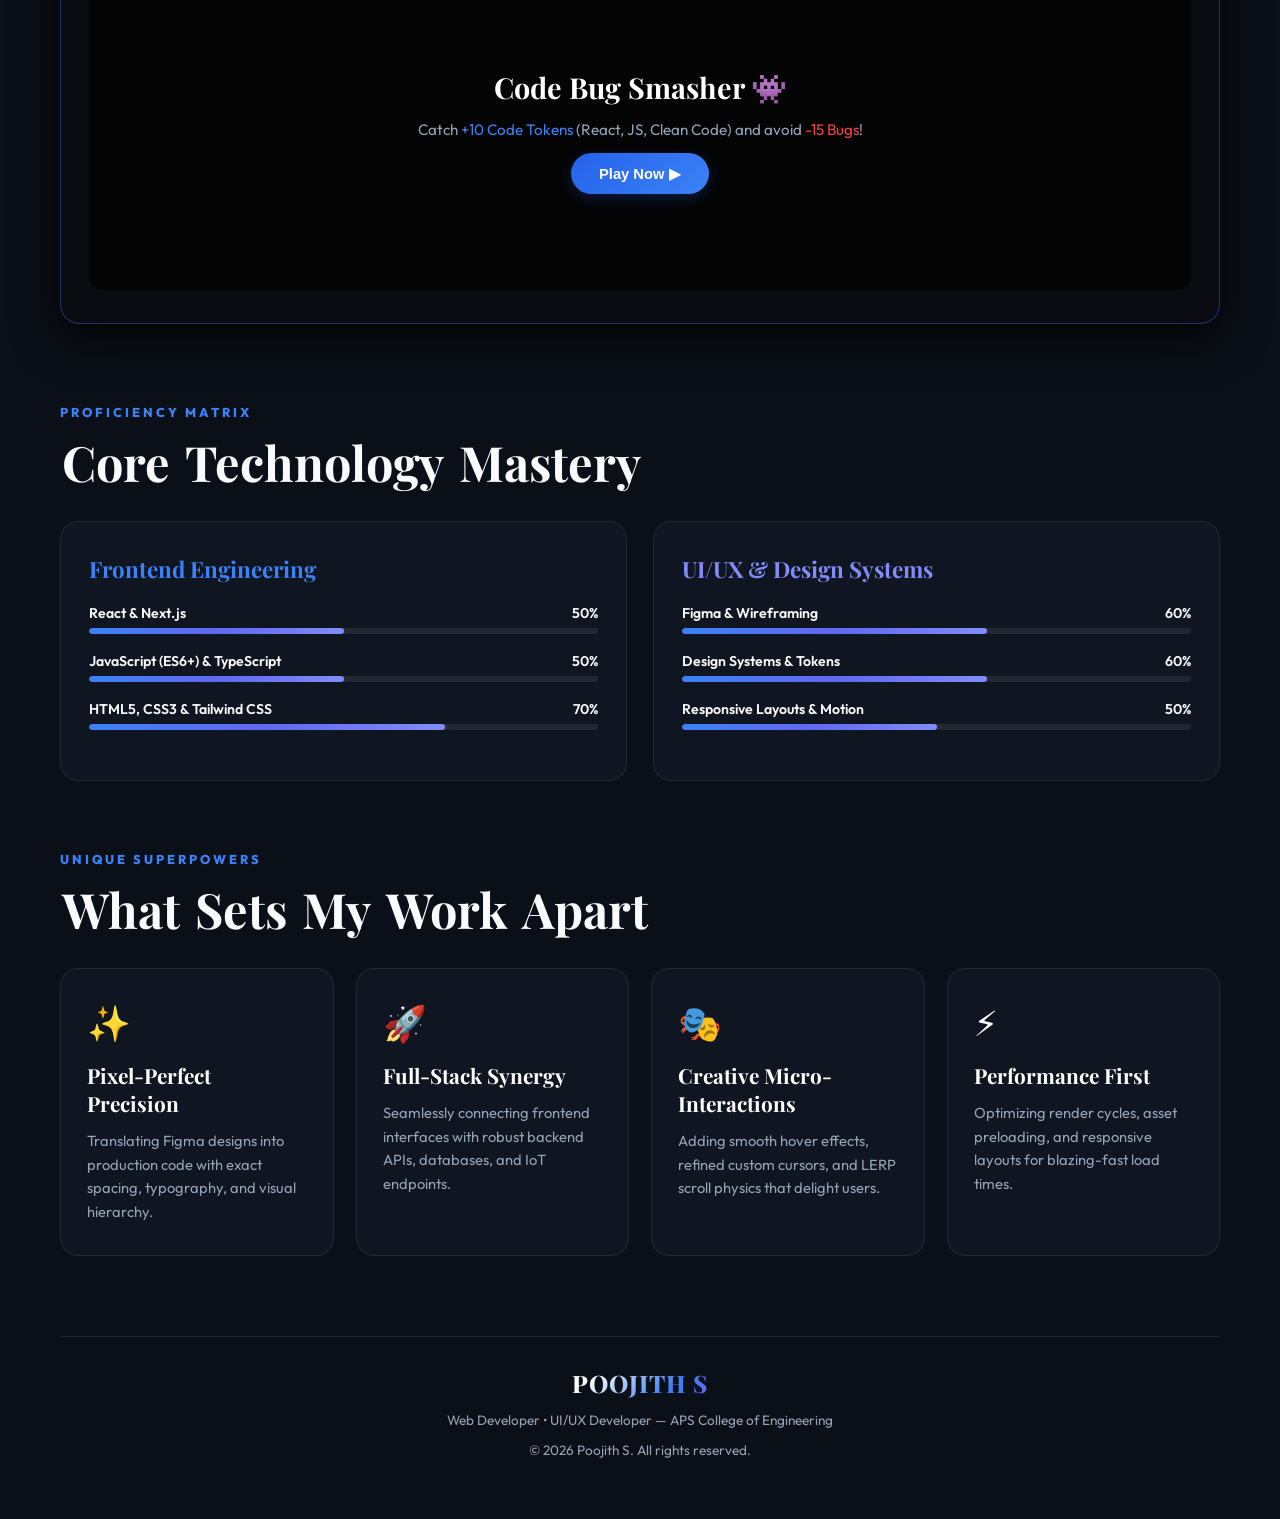
<file: skills.html>
<!DOCTYPE html>
<html lang="en">

<head>
  <meta charset="UTF-8" />
  <meta name="viewport" content="width=device-width, initial-scale=1.0" />
  <title>Skills & Capabilities — Poojith S | Web & UI/UX Developer</title>
  <meta name="description"
    content="Explore technical skills, GitHub project showcase, developer profile, and arcade mini-game of Poojith S." />

  <!-- Google Fonts: Playfair Display & Outfit -->
  <link rel="preconnect" href="https://fonts.googleapis.com">
  <link rel="preconnect" href="https://fonts.gstatic.com" crossorigin>
  <link
    href="https://fonts.googleapis.com/css2?family=Outfit:wght@300;400;500;600;700;800&family=Playfair+Display:ital,wght@0,600;0,700;0,800;0,900;1,600&display=swap"
    rel="stylesheet">

  <link rel="stylesheet" href="style.css?v=1723260000" />
</head>

<body>
  <!-- Page Transition Overlay -->
  <div class="page-transition-overlay">
    <div class="page-transition-bar"></div>
  </div>

  <!-- Ambient Glowing Orbs -->
  <div class="ambient-glow-orb orb-1"></div>
  <div class="ambient-glow-orb orb-2"></div>
  <div class="ambient-glow-orb orb-3"></div>

  <!-- Cursor Particle Canvas -->
  <canvas id="particle-canvas"></canvas>

  <!-- Scroll Progress Bar -->
  <div id="scroll-progress"></div>

  <!-- Custom Dual Cursor -->
  <div class="custom-cursor"></div>
  <div class="cursor-follower"></div>

  <!-- Background fixed canvas animation wrapper -->
  <div class="canvas-wrapper">
    <canvas id="hero-canvas"></canvas>
    <div class="canvas-vignette"></div>
  </div>

  <main class="content-overlay" style="padding-top: 20px;">
    <!-- Top Navigation Bar -->
    <header class="top-nav">
      <div class="nav-left">
        <a href="index.html" class="ps-logo-badge">PS</a>
        <nav class="nav-links">
          <a href="index.html">Home</a>
          <a href="about.html">Profile</a>
          <a href="skills.html" class="active">Skills</a>
          <a href="projects.html">Projects</a>
          <a href="experience.html">Experience</a>
          <a href="process.html">Process</a>
          <a href="contact.html">Contact</a>
        </nav>
      </div>
      <div class="nav-right">
        <a href="contact.html" class="cv-download-btn magnetic-btn">Download Resume ↓</a>
      </div>
    </header>

    <!-- SKILLS HEROIC INTRODUCTION -->
    <section class="skills-hero-section" style="margin-bottom: 50px; text-align: center;">
      <div class="section-badge-tag" style="display: block; margin: 0 auto 10px auto;">TECHNICAL ECOSYSTEM & SHOWCASE
      </div>
      <h1 class="section-main-title word-pop-container"
        style="font-size: clamp(2.6rem, 5.5vw, 4.2rem); max-width: 900px; margin: 0 auto 16px auto;">
        What I Can Build & Master
      </h1>
      <p
        style="color: var(--text-muted); font-size: 1.15rem; max-width: 760px; margin: 0 auto 28px auto; line-height: 1.7;">
        Designing and engineering scalable web applications, component design systems, and interactive digital
        experiences powered by modern technologies.
      </p>
    </section>

    <!-- DEVELOPER PROFILE CARD SECTION -->
    <section class="profile-section" style="margin-bottom: 60px;">
      <div class="glass-card tilt-card"
        style="padding: 36px; display: grid; grid-template-columns: auto 1fr; gap: 28px; align-items: center;">
        <div
          style="width: 90px; height: 90px; border-radius: 50%; background: linear-gradient(135deg, #3b82f6, #6366f1); display: flex; align-items: center; justify-content: center; font-size: 2.2rem; color: #fff; font-weight: 800; font-family: 'Playfair Display', serif; box-shadow: 0 4px 18px rgba(59,130,246,0.25);">
          PS
        </div>
        <div>
          <span
            style="font-size: 0.78rem; font-weight: 800; letter-spacing: 2px; color: var(--accent-red); text-transform: uppercase;">DEVELOPER
            PROFILE</span>
          <h2 style="font-family: 'Playfair Display', serif; font-size: 1.8rem; color: #ffffff; margin: 4px 0 8px 0;">
            POOJITH S</h2>
          <p style="color: var(--text-muted); font-size: 0.98rem; line-height: 1.6; margin-bottom: 14px;">
            Web Developer & UI/UX Developer graduating from <strong>APS College of Engineering</strong>. GitHub: <a
              href="https://github.com/itzpoojiths07" target="_blank" rel="noopener"
              style="color: var(--accent-red); font-weight: 700; text-decoration: none;">@itzpoojiths07</a>. Specialized
            in building clean, responsive, and performant web products.
          </p>
          <div style="display: flex; gap: 12px; flex-wrap: wrap;">
            <a href="https://github.com/itzpoojiths07" target="_blank" rel="noopener" class="btn-primary magnetic-btn"
              style="padding: 8px 18px; font-size: 0.85rem;">GitHub @itzpoojiths07 ↗</a>
            <a href="https://www.linkedin.com/in/poojith-s-954366425/" target="_blank" rel="noopener"
              class="btn-secondary magnetic-btn" style="padding: 8px 18px; font-size: 0.85rem;">LinkedIn Profile ↗</a>
          </div>
        </div>
      </div>
    </section>

    <!-- WHAT I CAN BUILD — GITHUB PROJECT SHOWCASE -->
    <section class="build-showcase-section" style="margin-bottom: 70px;">
      <div class="section-badge-tag">WHAT I CAN BUILD</div>
      <h2 class="section-main-title word-pop-container">GitHub Repositories & Real Applications</h2>

      <div style="display: grid; grid-template-columns: repeat(auto-fit, minmax(340px, 1fr)); gap: 26px;">

        <!-- Project 1 -->
        <div class="glass-card tilt-card" style="padding: 0; overflow: hidden; display: flex; flex-direction: column;">
          <div style="width: 100%; height: 200px; overflow: hidden; background: #0c0c12;">
            <img src="./healthy.png" alt="Healthy Habit Tracker Preview"
              style="width: 100%; height: 100%; object-fit: cover; transition: transform 0.4s ease;"
              onmouseover="this.style.transform='scale(1.06)'" onmouseout="this.style.transform='scale(1)'" />
          </div>
          <div style="padding: 26px; display: flex; flex-direction: column; justify-content: space-between; flex: 1;">
            <div>
              <span class="project-badge">GITHUB REPOSITORY — FULL STACK</span>
              <h3
                style="font-family: 'Playfair Display', serif; font-size: 1.45rem; color: #fff; margin: 4px 0 10px 0;">
                Healthy Habit Tracker</h3>
              <p style="color: var(--text-muted); font-size: 0.9rem; line-height: 1.6; margin-bottom: 16px;">
                A comprehensive health and habit tracking web application to plan, track daily goals, calculate streak
                metrics, and sustain long-term consistency.
              </p>
              <div class="tech-tags" style="margin-bottom: 20px;">
                <span class="tech-tag">Next.js</span>
                <span class="tech-tag">TypeScript</span>
                <span class="tech-tag">Tailwind CSS</span>
                <span class="tech-tag">Node.js</span>
              </div>
            </div>
            <div style="display: flex; gap: 12px; padding-top: 14px; border-top: 1px solid rgba(255,255,255,0.08);">
              <a href="https://github.com/itzpoojiths07/Habit-Tracker.git" target="_blank" rel="noopener"
                class="btn-primary magnetic-btn" style="padding: 8px 16px; font-size: 0.82rem;">GitHub Repository ↗</a>
              <a href="https://kleap.co/p/54348" target="_blank" rel="noopener" class="btn-secondary magnetic-btn"
                style="padding: 8px 16px; font-size: 0.82rem;">Live Demo ↗</a>
            </div>
          </div>
        </div>

        <!-- Project 2 -->
        <div class="glass-card tilt-card" style="padding: 0; overflow: hidden; display: flex; flex-direction: column;">
          <div style="width: 100%; height: 200px; overflow: hidden; background: #0c0c12;">
            <img src="./lock.png" alt="Smart Door Lock System Preview"
              style="width: 100%; height: 100%; object-fit: cover; transition: transform 0.4s ease;"
              onmouseover="this.style.transform='scale(1.06)'" onmouseout="this.style.transform='scale(1)'" />
          </div>
          <div style="padding: 26px; display: flex; flex-direction: column; justify-content: space-between; flex: 1;">
            <div>
              <span class="project-badge">GITHUB REPOSITORY — IOT & CLOUD</span>
              <h3
                style="font-family: 'Playfair Display', serif; font-size: 1.45rem; color: #fff; margin: 4px 0 10px 0;">
                Smart Door Lock System</h3>
              <p style="color: var(--text-muted); font-size: 0.9rem; line-height: 1.6; margin-bottom: 16px;">
                IoT-integrated security management dashboard featuring real-time biometric passcode authentication, live
                access logs, and remote keyless control.
              </p>
              <div class="tech-tags" style="margin-bottom: 20px;">
                <span class="tech-tag">React</span>
                <span class="tech-tag">Node.js</span>
                <span class="tech-tag">MongoDB</span>
                <span class="tech-tag">IoT Protocols</span>
              </div>
            </div>
            <div style="display: flex; gap: 12px; padding-top: 14px; border-top: 1px solid rgba(255,255,255,0.08);">
              <a href="https://github.com/itzpoojiths07/LOCK-SYSTEM.git" target="_blank" rel="noopener" class="btn-primary magnetic-btn"
                style="padding: 8px 16px; font-size: 0.82rem;">GitHub Repository ↗</a>
              <a href="https://arduinolock-owo8732.public.builtwithrocket.new" target="_blank" rel="noopener" class="btn-secondary magnetic-btn"
                style="padding: 8px 16px; font-size: 0.82rem;">Live Demo ↗</a>
            </div>
          </div>
        </div>

      </div>
    </section>

    <!-- INTERACTIVE ARCADE MINI-GAME SECTION ("CODE BUG SMASHER") -->
    <section class="game-section" style="margin-bottom: 80px;">
      <div class="section-badge-tag">INTERACTIVE FUN ACTIVITY</div>
      <h2 class="section-main-title word-pop-container">Dev Arcade: Code Bug Smasher</h2>
      <p style="color: var(--text-muted); font-size: 0.98rem; margin-bottom: 20px;">
        Catch good code tokens (React, JS, Clean Code) with your developer paddle while dodging bugs! Move using Mouse
        or Left/Right Arrow keys.
      </p>

      <div class="game-card-wrapper">
        <div class="game-header-bar">
          <div class="game-score-badge">
            <span id="game-score-display" style="color: var(--accent-red);">Score: 0</span>
            <span>|</span>
            <span id="game-lives-display">Lives: ❤️❤️❤️</span>
          </div>
          <div>
            <button id="btn-start-game" class="btn-primary magnetic-btn"
              style="padding: 8px 20px; font-size: 0.88rem;">Start Game 🎮</button>
          </div>
        </div>

        <div class="game-canvas-area">
          <canvas id="dev-game-canvas"></canvas>
          <div id="game-overlay" class="game-start-overlay">
            <h3 style="font-family: 'Playfair Display', serif; font-size: 1.8rem; color: #fff;">Code Bug Smasher 👾</h3>
            <p style="color: var(--text-muted); max-width: 450px; font-size: 0.95rem;">
              Catch <span style="color: var(--accent-red);">+10 Code Tokens</span> (React, JS, Clean Code) and avoid
              <span style="color: #ef4444;">-15 Bugs</span>!
            </p>
            <button id="btn-overlay-start" class="btn-primary magnetic-btn" style="padding: 12px 28px;">Play Now
              ▶</button>
          </div>
        </div>
      </div>
    </section>

    <!-- PROFICIENCY SKILL BARS GRID -->
    <section class="skills-grid-section" style="margin-bottom: 70px;">
      <div class="section-badge-tag">PROFICIENCY MATRIX</div>
      <h2 class="section-main-title word-pop-container">Core Technology Mastery</h2>

      <div style="display: grid; grid-template-columns: repeat(auto-fit, minmax(320px, 1fr)); gap: 26px;">

        <!-- Frontend Card -->
        <div class="glass-card tilt-card" style="padding: 32px 28px;">
          <h3
            style="font-family: 'Playfair Display', serif; font-size: 1.4rem; color: var(--accent-red); margin-bottom: 20px;">
            Frontend Engineering</h3>

          <div class="skill-bar-container">
            <div class="skill-info"><span>React & Next.js</span><span>50%</span></div>
            <div class="skill-progress-bar">
              <div class="skill-progress-fill" data-level="50%"></div>
            </div>
          </div>

          <div class="skill-bar-container">
            <div class="skill-info"><span>JavaScript (ES6+) & TypeScript</span><span>50%</span></div>
            <div class="skill-progress-bar">
              <div class="skill-progress-fill" data-level="50%"></div>
            </div>
          </div>

          <div class="skill-bar-container">
            <div class="skill-info"><span>HTML5, CSS3 & Tailwind CSS</span><span>70%</span></div>
            <div class="skill-progress-bar">
              <div class="skill-progress-fill" data-level="70%"></div>
            </div>
          </div>
        </div>


        <!-- UI/UX Card -->
        <div class="glass-card tilt-card" style="padding: 32px 28px;">
          <h3
            style="font-family: 'Playfair Display', serif; font-size: 1.4rem; color: var(--accent-purple); margin-bottom: 20px;">
            UI/UX & Design Systems</h3>

          <div class="skill-bar-container">
            <div class="skill-info"><span>Figma & Wireframing</span><span>60%</span></div>
            <div class="skill-progress-bar">
              <div class="skill-progress-fill" data-level="60%"></div>
            </div>
          </div>

          <div class="skill-bar-container">
            <div class="skill-info"><span>Design Systems & Tokens</span><span>60%</span></div>
            <div class="skill-progress-bar">
              <div class="skill-progress-fill" data-level="60%"></div>
            </div>
          </div>

          <div class="skill-bar-container">
            <div class="skill-info"><span>Responsive Layouts & Motion</span><span>50%</span></div>
            <div class="skill-progress-bar">
              <div class="skill-progress-fill" data-level="50%"></div>
            </div>
          </div>
        </div>

      </div>
    </section>

    <!-- UNIQUE SUPERPOWER ABILITIES SECTION -->
    <section class="abilities-section" style="margin-bottom: 80px;">
      <div class="section-badge-tag">UNIQUE SUPERPOWERS</div>
      <h2 class="section-main-title word-pop-container">What Sets My Work Apart</h2>

      <div style="display: grid; grid-template-columns: repeat(auto-fit, minmax(250px, 1fr)); gap: 22px;">
        <div class="ability-card glass-card tilt-card">
          <div class="ability-icon">✨</div>
          <h3 class="ability-title">Pixel-Perfect Precision</h3>
          <p class="ability-desc">Translating Figma designs into production code with exact spacing, typography, and
            visual hierarchy.</p>
        </div>

        <div class="ability-card glass-card tilt-card">
          <div class="ability-icon">🚀</div>
          <h3 class="ability-title">Full-Stack Synergy</h3>
          <p class="ability-desc">Seamlessly connecting frontend interfaces with robust backend APIs, databases, and IoT
            endpoints.</p>
        </div>

        <div class="ability-card glass-card tilt-card">
          <div class="ability-icon">🎭</div>
          <h3 class="ability-title">Creative Micro-Interactions</h3>
          <p class="ability-desc">Adding smooth hover effects, refined custom cursors, and LERP scroll physics that
            delight users.</p>
        </div>

        <div class="ability-card glass-card tilt-card">
          <div class="ability-icon">⚡</div>
          <h3 class="ability-title">Performance First</h3>
          <p class="ability-desc">Optimizing render cycles, asset preloading, and responsive layouts for blazing-fast
            load times.</p>
        </div>
      </div>
    </section>

    <!-- FOOTER -->
    <footer class="site-footer">
      <div class="footer-content">
        <a href="index.html" class="ps-logo-badge">POOJITH S</a>
        <p class="copyright-text">Web Developer • UI/UX Developer — APS College of Engineering</p>
        <p class="copyright-text">© 2026 Poojith S. All rights reserved.</p>
      </div>
    </footer>
  </main>

  <script src="app.js?v=1723260000"></script>
</body>

</html>
</file>
<file: style.css>
:root {
  --bg-dark: #0b0f17;
  --bg-card: rgba(18, 24, 38, 0.78);
  --accent-red: #3b82f6;
  --accent-red-hover: #60a5fa;
  --accent-magenta: #6366f1;
  --accent-purple: #818cf8;
  --accent-glow-red: rgba(59, 130, 246, 0.15);
  --accent-glow-magenta: rgba(99, 102, 241, 0.15);
  --accent-glow-purple: rgba(129, 140, 248, 0.15);
  --text-white: #f8fafc;
  --text-muted: #94a3b8;
  --card-bg: rgba(18, 24, 38, 0.75);
  --card-border: rgba(255, 255, 255, 0.08);
  --card-border-hover: rgba(59, 130, 246, 0.35);
}

* {
  box-sizing: border-box;
  margin: 0;
  padding: 0;
}

html {
  margin: 0;
  padding: 0;
  background-color: var(--bg-dark);
  color: var(--text-white);
  font-family: 'Outfit', system-ui, -apple-system, BlinkMacSystemFont, 'Segoe UI', Roboto, sans-serif;
  overflow-x: hidden;
  scroll-behavior: smooth;
}

body {
  margin: 0;
  padding: 0;
  width: 100%;
  min-height: 100vh;
  background-color: var(--bg-dark);
  overflow-x: hidden;
  cursor: auto;
}

/* Custom Scrollbar */
::-webkit-scrollbar {
  width: 8px;
}

::-webkit-scrollbar-track {
  background: #0b0f17;
}

::-webkit-scrollbar-thumb {
  background: #1e293b;
  border-radius: 4px;
}

::-webkit-scrollbar-thumb:hover {
  background: var(--accent-red);
}

/* Scroll Progress Bar */
#scroll-progress {
  position: fixed;
  top: 0;
  left: 0;
  height: 3px;
  width: 0%;
  background: linear-gradient(90deg, #3b82f6, #6366f1, #818cf8);
  z-index: 10000;
  box-shadow: 0 0 8px rgba(59, 130, 246, 0.3);
  transition: width 0.1s linear;
}

/* Custom Cursor & Particle Animation Disabled */
.custom-cursor,
.cursor-follower,
#particle-canvas {
  display: none !important;
  opacity: 0 !important;
  pointer-events: none !important;
}

/* Interactive Word Leaning & Wave Effect */
.word-pop-container {
  display: inline-block;
}

.neon-word {
  display: inline-block;
  transition: transform 0.18s cubic-bezier(0.175, 0.885, 0.32, 1.275), color 0.25s ease, text-shadow 0.25s ease;
  cursor: inherit;
  padding: 0 2px;
  will-change: transform;
}

.neon-word:hover {
  color: var(--accent-red) !important;
  text-shadow: 0 2px 10px rgba(59, 130, 246, 0.3);
}

/* Fixed Canvas Background */
.canvas-wrapper {
  position: fixed;
  top: 0;
  left: 0;
  width: 100vw;
  height: 100vh;
  z-index: 1;
  pointer-events: none;
  overflow: hidden;
}

#hero-canvas {
  display: block;
  width: 100%;
  height: 100%;
}

.canvas-vignette {
  position: absolute;
  top: 0;
  left: 0;
  width: 100%;
  height: 100%;
  pointer-events: none;
  background: radial-gradient(circle at center, transparent 50%, rgba(5, 5, 5, 0.4) 100%),
              linear-gradient(to bottom, rgba(5, 5, 5, 0.2) 0%, rgba(5, 5, 5, 0.5) 100%);
}

/* Main Content Overlay */
.content-overlay {
  position: relative;
  z-index: 10;
  width: 100%;
  max-width: 1200px;
  margin: 0 auto;
  padding: 16px 20px 60px 20px;
}

/* Glassmorphism Card Utility */
.glass-card {
  background: var(--card-bg);
  backdrop-filter: blur(16px);
  -webkit-backdrop-filter: blur(16px);
  border: 1px solid var(--card-border);
  border-radius: 18px;
  transition: transform 0.3s cubic-bezier(0.175, 0.885, 0.32, 1.275), border-color 0.3s ease, box-shadow 0.3s ease;
}

.glass-card:hover {
  border-color: var(--card-border-hover);
  box-shadow: 0 12px 45px rgba(0, 0, 0, 0.7), 0 0 25px var(--accent-glow-red);
}

/* 3D Tilt Card Base */
.tilt-card {
  transform-style: preserve-3d;
  transition: transform 0.15s ease-out, border-color 0.3s ease, box-shadow 0.3s ease;
}

/* Magnetic Button Base */
.magnetic-btn {
  display: inline-flex;
  align-items: center;
  justify-content: center;
  transition: transform 0.2s cubic-bezier(0.175, 0.885, 0.32, 1.275), background 0.3s ease, border-color 0.3s ease, box-shadow 0.3s ease;
  will-change: transform;
}

/* Loader Screen */
.loader {
  position: fixed;
  top: 0;
  left: 0;
  width: 100vw;
  height: 100vh;
  background: var(--bg-dark);
  z-index: 9999;
  display: flex;
  align-items: center;
  justify-content: center;
  transition: opacity 0.6s ease, visibility 0.6s ease;
}

.loader.hidden {
  opacity: 0;
  visibility: hidden;
  pointer-events: none;
}

.loader-content {
  display: flex;
  flex-direction: column;
  align-items: center;
  gap: 16px;
}

.spinner {
  width: 44px;
  height: 44px;
  border: 3px solid rgba(255, 255, 255, 0.1);
  border-top-color: var(--accent-red);
  border-right-color: var(--accent-magenta);
  border-radius: 50%;
  animation: spin 0.8s linear infinite;
}

@keyframes spin {
  to { transform: rotate(360deg); }
}

.loader-text {
  font-size: 14px;
  letter-spacing: 1.5px;
  color: var(--text-muted);
}

.progress-bar {
  width: 240px;
  height: 4px;
  background: rgba(255, 255, 255, 0.1);
  border-radius: 2px;
  overflow: hidden;
}

.progress-fill {
  width: 0%;
  height: 100%;
  background: linear-gradient(90deg, #3b82f6, #6366f1, #818cf8);
  transition: width 0.15s ease-out;
}

/* TOP NAVIGATION */
.top-nav {
  display: flex;
  justify-content: space-between;
  align-items: center;
  padding: 16px 24px;
  margin-bottom: 30px;
  background: rgba(5, 5, 5, 0.6);
  backdrop-filter: blur(12px);
  -webkit-backdrop-filter: blur(12px);
  border: 1px solid rgba(255, 255, 255, 0.08);
  border-radius: 16px;
  position: sticky;
  top: 16px;
  z-index: 1000;
}

.nav-left {
  display: flex;
  align-items: center;
  gap: 28px;
}

.ps-logo-badge {
  font-family: 'Playfair Display', serif;
  font-size: 1.5rem;
  font-weight: 800;
  background: linear-gradient(135deg, #f8fafc 20%, #3b82f6 70%, #6366f1 100%);
  -webkit-background-clip: text;
  -webkit-text-fill-color: transparent;
  letter-spacing: 1px;
  text-decoration: none;
  cursor: pointer;
}

.nav-links {
  display: flex;
  align-items: center;
  gap: 22px;
}

.nav-links a {
  color: var(--text-muted);
  text-decoration: none;
  font-size: 0.9rem;
  font-weight: 500;
  transition: color 0.3s ease, text-shadow 0.3s ease;
  position: relative;
}

.nav-links a:hover, .nav-links a.active {
  color: var(--text-white);
  text-shadow: 0 0 10px var(--accent-glow-red);
}

.nav-links a.active::after {
  content: '';
  position: absolute;
  bottom: -4px;
  left: 0;
  width: 100%;
  height: 2px;
  background: linear-gradient(90deg, #3b82f6, #6366f1);
  border-radius: 2px;
}

.cv-download-btn {
  padding: 9px 20px;
  border: 1px solid rgba(59, 130, 246, 0.4);
  border-radius: 10px;
  color: var(--text-white);
  text-decoration: none;
  font-size: 0.88rem;
  font-weight: 600;
  display: inline-flex;
  align-items: center;
  gap: 8px;
  background: rgba(59, 130, 246, 0.08);
}

.cv-download-btn:hover {
  background: var(--accent-red);
  border-color: var(--accent-red);
  box-shadow: 0 4px 14px rgba(59, 130, 246, 0.25);
}

/* HERO SECTION */
.hero-section {
  min-height: 80vh;
  display: flex;
  align-items: center;
  justify-content: center;
  position: relative;
  margin-bottom: 70px;
  padding: 40px 0;
}

.hero-center {
  display: flex;
  flex-direction: column;
  align-items: center;
  text-align: center;
  width: 100%;
  max-width: 900px;
}

.hero-title {
  font-family: 'Playfair Display', serif;
  font-size: clamp(3rem, 9.5vw, 7.5rem);
  font-weight: 800;
  color: var(--text-white);
  letter-spacing: 0.15em;
  line-height: 1;
  text-indent: 0.15em;
  white-space: nowrap;
  margin-bottom: 18px;
  text-shadow: 0 4px 24px rgba(0, 0, 0, 0.7);
  user-select: none;
}

.hero-role-title {
  font-size: clamp(1.2rem, 3vw, 1.8rem);
  font-weight: 700;
  letter-spacing: 4px;
  background: linear-gradient(90deg, #3b82f6, #6366f1, #818cf8);
  -webkit-background-clip: text;
  -webkit-text-fill-color: transparent;
  text-transform: uppercase;
  margin-bottom: 20px;
}

.hero-tagline {
  font-size: 1.15rem;
  color: var(--text-white);
  line-height: 1.6;
  max-width: 720px;
  margin-bottom: 14px;
}

.hero-intro {
  font-size: 0.95rem;
  color: var(--text-muted);
  line-height: 1.5;
  max-width: 650px;
  margin-bottom: 32px;
}

.hero-cta-group {
  display: flex;
  align-items: center;
  justify-content: center;
  flex-wrap: wrap;
  gap: 16px;
  margin-bottom: 36px;
}

.btn-primary {
  padding: 14px 30px;
  background: linear-gradient(135deg, #2563eb, #3b82f6);
  border-radius: 999px;
  color: #ffffff;
  text-decoration: none;
  font-size: 0.92rem;
  font-weight: 700;
  border: none;
  box-shadow: 0 4px 14px rgba(37, 99, 235, 0.25);
  transition: all 0.3s ease;
}

.btn-primary:hover {
  background: linear-gradient(135deg, #1d4ed8, #2563eb);
  box-shadow: 0 6px 20px rgba(37, 99, 235, 0.35);
}

.btn-secondary {
  padding: 14px 30px;
  background: rgba(255, 255, 255, 0.05);
  border: 1px solid rgba(255, 255, 255, 0.2);
  border-radius: 999px;
  color: #ffffff;
  text-decoration: none;
  font-size: 0.92rem;
  font-weight: 600;
}

.btn-secondary:hover {
  border-color: var(--accent-purple);
  background: rgba(129, 140, 248, 0.12);
  box-shadow: 0 4px 14px var(--accent-glow-purple);
}

.social-links {
  display: flex;
  align-items: center;
  gap: 18px;
  margin-bottom: 40px;
}

.social-icon-btn {
  width: 42px;
  height: 42px;
  border-radius: 50%;
  background: rgba(255, 255, 255, 0.06);
  border: 1px solid var(--card-border);
  display: flex;
  align-items: center;
  justify-content: center;
  color: var(--text-white);
  text-decoration: none;
  font-size: 1.1rem;
  transition: transform 0.3s ease, border-color 0.3s ease, background 0.3s ease, box-shadow 0.3s ease;
}

.social-icon-btn:hover {
  transform: translateY(-4px);
  border-color: var(--accent-red);
  background: rgba(59, 130, 246, 0.15);
  box-shadow: 0 4px 14px var(--accent-glow-red);
}

.scroll-explore {
  display: flex;
  flex-direction: column;
  align-items: center;
  gap: 8px;
  font-size: 0.78rem;
  font-weight: 700;
  letter-spacing: 3px;
  color: var(--text-muted);
  text-transform: uppercase;
}

.scroll-line {
  width: 2px;
  height: 28px;
  background: linear-gradient(to bottom, #3b82f6, transparent);
  animation: scroll-line-move 1.8s infinite;
}

@keyframes scroll-line-move {
  0% { transform: scaleY(0); transform-origin: top; }
  50% { transform: scaleY(1); transform-origin: top; }
  51% { transform: scaleY(1); transform-origin: bottom; }
  100% { transform: scaleY(0); transform-origin: bottom; }
}

/* SECTION HEADINGS */
.section-badge-tag {
  font-size: 0.8rem;
  font-weight: 800;
  letter-spacing: 3px;
  color: var(--accent-red);
  margin-bottom: 12px;
  display: block;
  text-transform: uppercase;
}

.section-main-title {
  font-family: 'Playfair Display', serif;
  font-size: clamp(2rem, 3.8vw, 3.2rem);
  font-weight: 700;
  margin-bottom: 28px;
  line-height: 1.25;
}

/* WHAT I DO SECTION */
.what-i-do-section {
  margin-bottom: 80px;
}

.services-grid {
  display: grid;
  grid-template-columns: repeat(auto-fit, minmax(260px, 1fr));
  gap: 22px;
}

.service-card {
  padding: 32px 26px;
  display: flex;
  flex-direction: column;
  gap: 14px;
}

.service-icon {
  font-size: 2.2rem;
  margin-bottom: 4px;
}

.service-title {
  font-family: 'Playfair Display', serif;
  font-size: 1.35rem;
  font-weight: 700;
  color: #ffffff;
}

.service-desc {
  color: var(--text-muted);
  font-size: 0.92rem;
  line-height: 1.6;
}

/* TECH MARQUEE SHOWCASE */
.tech-marquee-section {
  margin-bottom: 80px;
}

.marquee-container {
  width: 100%;
  overflow: hidden;
  position: relative;
  padding: 20px 0;
  background: rgba(12, 12, 18, 0.4);
  border-top: 1px solid var(--card-border);
  border-bottom: 1px solid var(--card-border);
  mask-image: linear-gradient(90deg, transparent, #000 10%, #000 90%, transparent);
  -webkit-mask-image: linear-gradient(90deg, transparent, #000 10%, #000 90%, transparent);
}

.marquee-track {
  display: flex;
  gap: 24px;
  width: max-content;
  animation: marquee-scroll 32s linear infinite;
}

.marquee-container:hover .marquee-track {
  animation-play-state: paused;
}

@keyframes marquee-scroll {
  0% { transform: translateX(0); }
  100% { transform: translateX(-50%); }
}

.tech-pill {
  padding: 12px 24px;
  background: var(--card-bg);
  border: 1px solid var(--card-border);
  border-radius: 999px;
  display: flex;
  align-items: center;
  gap: 10px;
  font-size: 0.95rem;
  font-weight: 600;
  color: #ffffff;
  white-space: nowrap;
  transition: border-color 0.3s ease, box-shadow 0.3s ease, transform 0.3s ease;
}

.tech-pill:hover {
  border-color: var(--accent-magenta);
  box-shadow: 0 0 20px var(--accent-glow-magenta);
  transform: translateY(-3px);
}

/* FEATURED PROJECTS SECTION */
.projects-section {
  margin-bottom: 80px;
}

.projects-grid {
  display: grid;
  grid-template-columns: repeat(auto-fit, minmax(340px, 1fr));
  gap: 26px;
}

.project-card {
  padding: 30px;
  display: flex;
  flex-direction: column;
  justify-content: space-between;
  min-height: 280px;
  cursor: pointer;
  position: relative;
  overflow: hidden;
}

.project-badge {
  font-size: 0.75rem;
  font-weight: 800;
  letter-spacing: 2px;
  color: var(--accent-red);
  text-transform: uppercase;
  margin-bottom: 8px;
}

.project-title {
  font-family: 'Playfair Display', serif;
  font-size: 1.5rem;
  font-weight: 700;
  margin-bottom: 12px;
  color: #ffffff;
}

.project-desc {
  color: var(--text-muted);
  font-size: 0.92rem;
  line-height: 1.6;
  margin-bottom: 20px;
}

.tech-tags {
  display: flex;
  flex-wrap: wrap;
  gap: 8px;
  margin-bottom: 20px;
}

.tech-tag {
  font-size: 0.75rem;
  font-weight: 600;
  padding: 5px 12px;
  background: rgba(255, 255, 255, 0.06);
  border-radius: 6px;
  color: #d1d5db;
}

.project-card-footer {
  display: flex;
  align-items: center;
  justify-content: space-between;
  padding-top: 14px;
  border-top: 1px solid rgba(255, 255, 255, 0.08);
}

.view-details-btn {
  color: var(--accent-red);
  font-size: 0.88rem;
  font-weight: 700;
  display: inline-flex;
  align-items: center;
  gap: 6px;
}

/* UI/UX PROCESS SECTION */
.process-section {
  margin-bottom: 80px;
}

.process-grid {
  display: grid;
  grid-template-columns: repeat(4, 1fr);
  gap: 20px;
  position: relative;
  margin-top: 36px;
}

.process-grid::before {
  content: '';
  position: absolute;
  top: 40px;
  left: 8%;
  width: 84%;
  height: 2px;
  background: linear-gradient(90deg, #3b82f6, #6366f1, #818cf8);
  z-index: 0;
}

.process-step-card {
  padding: 28px 22px;
  position: relative;
  z-index: 1;
  display: flex;
  flex-direction: column;
  gap: 12px;
}

.step-num {
  font-family: 'Playfair Display', serif;
  font-size: 1.8rem;
  font-weight: 800;
  color: var(--accent-red);
}

.step-name {
  font-size: 1.15rem;
  font-weight: 700;
}

.step-desc {
  color: var(--text-muted);
  font-size: 0.88rem;
  line-height: 1.5;
}

/* EDUCATION SECTION & TIMELINE */
.education-section {
  margin-bottom: 80px;
}

.education-card {
  padding: 36px 32px;
  border-left: 4px solid var(--accent-red);
  margin-bottom: 30px;
}

.edu-institution {
  font-family: 'Playfair Display', serif;
  font-size: 1.8rem;
  font-weight: 800;
  color: #ffffff;
  margin-bottom: 6px;
}

.edu-degree {
  font-size: 1.1rem;
  font-weight: 700;
  color: var(--accent-red);
  margin-bottom: 14px;
}

.edu-statement {
  color: var(--text-muted);
  font-size: 0.98rem;
  line-height: 1.6;
}

/* PERSONAL STATEMENT SECTION */
.personal-statement-section {
  margin-bottom: 90px;
  padding: 60px 40px;
  text-align: center;
  background: radial-gradient(circle at center, rgba(59, 130, 246, 0.08) 0%, transparent 70%);
}

.statement-quote {
  font-family: 'Playfair Display', serif;
  font-size: clamp(2rem, 4.5vw, 3.8rem);
  font-weight: 800;
  line-height: 1.3;
  background: linear-gradient(135deg, #f8fafc 40%, #3b82f6 100%);
  -webkit-background-clip: text;
  -webkit-text-fill-color: transparent;
  max-width: 950px;
  margin: 0 auto;
}

/* FULL SCREEN PROJECT DETAIL MODAL */
.modal-overlay {
  position: fixed;
  top: 0;
  left: 0;
  width: 100vw;
  height: 100vh;
  background: rgba(5, 5, 5, 0.88);
  backdrop-filter: blur(20px);
  -webkit-backdrop-filter: blur(20px);
  z-index: 9000;
  display: flex;
  align-items: center;
  justify-content: center;
  opacity: 0;
  visibility: hidden;
  transition: opacity 0.4s ease, visibility 0.4s ease;
}

.modal-overlay.active {
  opacity: 1;
  visibility: visible;
}

.modal-content {
  background: var(--bg-card);
  border: 1px solid var(--card-border-hover);
  border-radius: 24px;
  width: 92%;
  max-width: 860px;
  max-height: 88vh;
  overflow-y: auto;
  padding: 44px;
  position: relative;
  box-shadow: 0 20px 60px rgba(0, 0, 0, 0.9), 0 0 50px var(--accent-glow-magenta);
  transform: scale(0.92) translateY(20px);
  transition: transform 0.4s cubic-bezier(0.175, 0.885, 0.32, 1.275);
}

.modal-overlay.active .modal-content {
  transform: scale(1) translateY(0);
}

.modal-close-btn {
  position: absolute;
  top: 24px;
  right: 24px;
  width: 38px;
  height: 38px;
  border-radius: 50%;
  background: rgba(255, 255, 255, 0.1);
  border: none;
  color: #ffffff;
  font-size: 1.2rem;
  cursor: pointer;
  display: flex;
  align-items: center;
  justify-content: center;
  transition: background 0.3s ease, transform 0.3s ease;
}

.modal-close-btn:hover {
  background: var(--accent-red);
  transform: rotate(90deg);
}

.modal-title {
  font-family: 'Playfair Display', serif;
  font-size: 2.2rem;
  font-weight: 800;
  margin-bottom: 12px;
}

.modal-desc {
  color: var(--text-muted);
  font-size: 1.05rem;
  line-height: 1.6;
  margin-bottom: 24px;
}

.modal-section-title {
  font-size: 1.1rem;
  font-weight: 700;
  color: var(--accent-red);
  margin: 20px 0 10px 0;
}

.modal-list {
  list-style: none;
  display: flex;
  flex-direction: column;
  gap: 8px;
  color: var(--text-muted);
  font-size: 0.95rem;
  margin-bottom: 24px;
}

.modal-actions {
  display: flex;
  gap: 16px;
  margin-top: 30px;
}

/* CONTACT SECTION & FORM SUCCESS OVERLAY */
.connect-section {
  margin-bottom: 70px;
}

.connect-container {
  padding: 48px 40px;
  display: grid;
  grid-template-columns: 1fr 1fr;
  gap: 40px;
  align-items: flex-start;
}

.contact-form {
  display: flex;
  flex-direction: column;
  gap: 16px;
  position: relative;
}

.form-group {
  display: flex;
  flex-direction: column;
  gap: 6px;
}

.form-group label {
  font-size: 0.82rem;
  font-weight: 700;
  letter-spacing: 1px;
  color: var(--text-muted);
  text-transform: uppercase;
}

.form-control {
  padding: 14px 18px;
  background: rgba(255, 255, 255, 0.04);
  border: 1px solid var(--card-border);
  border-radius: 10px;
  color: #ffffff;
  font-family: inherit;
  font-size: 0.95rem;
  outline: none;
  transition: border-color 0.3s ease, box-shadow 0.3s ease;
}

.form-control:focus {
  border-color: var(--accent-red);
  box-shadow: 0 0 15px var(--accent-glow-red);
}

textarea.form-control {
  min-height: 120px;
  resize: vertical;
}

.form-success-overlay {
  position: absolute;
  top: 0;
  left: 0;
  width: 100%;
  height: 100%;
  background: var(--bg-card);
  border-radius: 16px;
  display: flex;
  flex-direction: column;
  align-items: center;
  justify-content: center;
  gap: 14px;
  text-align: center;
  padding: 30px;
  opacity: 0;
  visibility: hidden;
  transition: opacity 0.4s ease, visibility 0.4s ease;
}

.form-success-overlay.active {
  opacity: 1;
  visibility: visible;
}

.success-check-icon {
  width: 60px;
  height: 60px;
  border-radius: 50%;
  background: linear-gradient(135deg, #2563eb, #3b82f6);
  display: flex;
  align-items: center;
  justify-content: center;
  font-size: 1.8rem;
  color: #ffffff;
  box-shadow: 0 4px 18px rgba(37, 99, 235, 0.25);
}

/* DEVELOPER EASTER EGG TERMINAL */
.terminal-modal {
  position: fixed;
  bottom: 24px;
  right: 24px;
  width: 380px;
  background: rgba(10, 14, 23, 0.95);
  border: 1px solid var(--accent-purple);
  border-radius: 12px;
  box-shadow: 0 10px 40px rgba(0, 0, 0, 0.9), 0 0 20px var(--accent-glow-purple);
  z-index: 9500;
  overflow: hidden;
  font-family: monospace;
  display: none;
}

.terminal-modal.active {
  display: block;
  animation: slideUp 0.3s ease;
}

@keyframes slideUp {
  from { opacity: 0; transform: translateY(20px); }
  to { opacity: 1; transform: translateY(0); }
}

.terminal-header {
  padding: 10px 14px;
  background: rgba(255, 255, 255, 0.05);
  display: flex;
  justify-content: space-between;
  align-items: center;
  border-bottom: 1px solid rgba(255, 255, 255, 0.1);
  font-size: 0.8rem;
  color: var(--accent-purple);
}

.terminal-body {
  padding: 14px;
  height: 200px;
  overflow-y: auto;
  font-size: 0.82rem;
  color: #e4e4e7;
  display: flex;
  flex-direction: column;
  gap: 8px;
}

.terminal-input-line {
  display: flex;
  align-items: center;
  gap: 8px;
}

.terminal-input {
  background: transparent;
  border: none;
  color: #ffffff;
  font-family: monospace;
  font-size: 0.82rem;
  outline: none;
  width: 100%;
}

/* FOOTER */
.site-footer {
  padding-top: 30px;
  border-top: 1px solid rgba(255, 255, 255, 0.1);
  text-align: center;
}

.footer-content {
  display: flex;
  flex-direction: column;
  align-items: center;
  gap: 12px;
}

.copyright-text {
  color: var(--text-muted);
  font-size: 0.85rem;
}

/* RESPONSIVE BREAKPOINTS */
@media (max-width: 900px) {
  .process-grid {
    grid-template-columns: repeat(2, 1fr);
  }
  .process-grid::before {
    display: none;
  }
  .connect-container {
    grid-template-columns: 1fr;
  }
}

@media (max-width: 768px) {
  .hero-title {
    font-size: clamp(2.2rem, 9vw, 4rem);
    letter-spacing: 0.08em;
    text-indent: 0.08em;
  }
  .nav-links {
    display: none;
  }
  .services-grid {
    grid-template-columns: 1fr;
  }
  .process-grid {
    grid-template-columns: 1fr;
  }
  .projects-grid {
    grid-template-columns: 1fr;
  }
}

/* PAGE TRANSITION OVERLAY SCREEN */
.page-transition-overlay {
  position: fixed;
  top: 0;
  left: 0;
  width: 100vw;
  height: 100vh;
  background: var(--bg-dark);
  z-index: 999999;
  pointer-events: none;
  opacity: 0;
  transform: scaleY(0);
  transform-origin: top;
  transition: transform 0.4s cubic-bezier(0.77, 0, 0.175, 1), opacity 0.3s ease;
  display: flex;
  flex-direction: column;
  align-items: center;
  justify-content: center;
}

.page-transition-overlay.animating {
  opacity: 1;
  transform: scaleY(1);
  pointer-events: all;
}

.page-transition-bar {
  width: 200px;
  height: 3px;
  background: linear-gradient(90deg, #3b82f6, #6366f1, #818cf8);
  box-shadow: 0 0 12px rgba(59, 130, 246, 0.25);
  border-radius: 999px;
  animation: transition-bar-pulse 0.8s infinite alternate ease-in-out;
}

@keyframes transition-bar-pulse {
  from { opacity: 0.5; transform: scaleX(0.7); }
  to { opacity: 1; transform: scaleX(1.1); }
}

/* AMBIENT GLOWING ORBS */
.ambient-glow-orb {
  position: fixed;
  border-radius: 50%;
  pointer-events: none;
  filter: blur(90px);
  opacity: 0.12;
  z-index: 2;
  animation: float-orb 14s infinite alternate ease-in-out;
}

.orb-1 {
  top: -10%;
  left: -10%;
  width: 450px;
  height: 450px;
  background: radial-gradient(circle, #3b82f6 0%, transparent 70%);
}

.orb-2 {
  bottom: 10%;
  right: -10%;
  width: 500px;
  height: 500px;
  background: radial-gradient(circle, #6366f1 0%, transparent 70%);
  animation-delay: -5s;
}

.orb-3 {
  top: 40%;
  left: 50%;
  width: 380px;
  height: 380px;
  background: radial-gradient(circle, #1e3a8a 0%, transparent 70%);
  animation-delay: -9s;
}

@keyframes float-orb {
  0% { transform: translate(0, 0) scale(1); }
  50% { transform: translate(60px, 40px) scale(1.15); }
  100% { transform: translate(-40px, 80px) scale(0.9); }
}

/* CURSOR PARTICLE CANVAS */
#particle-canvas {
  display: none !important;
}

/* UNIQUE ABILITY SUPERPOWER CARDS */
.ability-card {
  padding: 32px 26px;
  position: relative;
  overflow: hidden;
  display: flex;
  flex-direction: column;
  gap: 12px;
  border: 1px solid var(--card-border);
  transition: transform 0.3s cubic-bezier(0.175, 0.885, 0.32, 1.275), border-color 0.3s ease, box-shadow 0.3s ease;
}

.ability-card::before {
  content: '';
  position: absolute;
  top: 0;
  left: 0;
  width: 100%;
  height: 3px;
  background: linear-gradient(90deg, #3b82f6, #6366f1, #818cf8);
  opacity: 0;
  transition: opacity 0.3s ease;
}

.ability-card:hover::before {
  opacity: 1;
}

.ability-icon {
  font-size: 2.2rem;
  margin-bottom: 4px;
}

.ability-title {
  font-family: 'Playfair Display', serif;
  font-size: 1.3rem;
  font-weight: 700;
  color: #ffffff;
}

.ability-desc {
  color: var(--text-muted);
  font-size: 0.92rem;
  line-height: 1.6;
}

/* SKILL PROFICIENCY PROGRESS BARS */
.skill-bar-container {
  margin-bottom: 18px;
}

.skill-info {
  display: flex;
  justify-content: space-between;
  margin-bottom: 6px;
  font-size: 0.88rem;
  font-weight: 600;
}

.skill-progress-bar {
  width: 100%;
  height: 6px;
  background: rgba(255, 255, 255, 0.08);
  border-radius: 999px;
  overflow: hidden;
}

.skill-progress-fill {
  height: 100%;
  width: 0%;
  background: linear-gradient(90deg, #3b82f6, #6366f1, #818cf8);
  border-radius: 999px;
  transition: width 1.2s cubic-bezier(0.25, 1, 0.5, 1);
  box-shadow: 0 0 8px rgba(59, 130, 246, 0.25);
}

/* INTERACTIVE ARCADE MINI-GAME STYLES */
.game-card-wrapper {
  padding: 32px 28px;
  background: rgba(12, 12, 18, 0.85);
  border: 1px solid var(--card-border-hover);
  border-radius: 20px;
  box-shadow: 0 15px 45px rgba(0,0,0,0.8);
  position: relative;
  overflow: hidden;
}

.game-header-bar {
  display: flex;
  justify-content: space-between;
  align-items: center;
  margin-bottom: 18px;
  flex-wrap: wrap;
  gap: 12px;
}

.game-score-badge {
  display: inline-flex;
  align-items: center;
  gap: 14px;
  background: rgba(255, 255, 255, 0.06);
  padding: 8px 18px;
  border-radius: 999px;
  border: 1px solid var(--card-border);
  font-weight: 700;
  font-size: 0.92rem;
}

.game-canvas-area {
  position: relative;
  width: 100%;
}

#dev-game-canvas {
  width: 100%;
  height: 320px;
  background: #08080c;
  border-radius: 14px;
  border: 1px solid rgba(255, 255, 255, 0.12);
  display: block;
  cursor: pointer;
}

.game-start-overlay {
  position: absolute;
  top: 0;
  left: 0;
  width: 100%;
  height: 100%;
  background: rgba(5, 5, 5, 0.9);
  backdrop-filter: blur(10px);
  display: flex;
  flex-direction: column;
  align-items: center;
  justify-content: center;
  gap: 14px;
  z-index: 10;
  text-align: center;
  padding: 24px;
  border-radius: 14px;
  transition: opacity 0.3s ease, visibility 0.3s ease;
}

.game-start-overlay.hidden {
  opacity: 0;
  visibility: hidden;
  pointer-events: none;
}

/* CURSIVE HERO TAG */
.hero-cursive-tag {
  font-family: 'Caveat', cursive;
  font-size: 2.5rem;
  color: var(--accent-red);
  margin-bottom: -10px;
  letter-spacing: 1px;
}

/* RAYHAN ADITYA INSPIRED EDUCATION & SKILLS SECTION */
.skills-rayhan-section {
  position: relative;
  padding: 60px 40px;
  margin: 60px 0 80px 0;
  border-radius: 24px;
  background-image: linear-gradient(180deg, rgba(7, 7, 10, 0.88) 0%, rgba(12, 12, 18, 0.94) 100%), url('poojith_bg.jpg');
  background-size: cover;
  background-position: center top;
  border: 1px solid rgba(59, 130, 246, 0.25);
  box-shadow: 0 20px 60px rgba(0, 0, 0, 0.9), 0 0 25px rgba(59, 130, 246, 0.12);
  overflow: hidden;
}

.rayhan-grid-container {
  display: grid;
  grid-template-columns: 1fr 1fr 300px;
  gap: 36px;
  align-items: start;
}

@media (max-width: 1024px) {
  .rayhan-grid-container {
    grid-template-columns: 1fr;
  }
}

.rayhan-column-title {
  font-family: 'Outfit', sans-serif;
  font-size: 1.5rem;
  font-weight: 800;
  letter-spacing: 2px;
  color: #ffffff;
  text-transform: uppercase;
  margin-bottom: 22px;
  border-bottom: 2px solid var(--accent-red);
  padding-bottom: 10px;
}

.rayhan-sub-title {
  font-size: 0.82rem;
  font-weight: 800;
  letter-spacing: 2px;
  color: var(--accent-red);
  text-transform: uppercase;
  margin-bottom: 14px;
}

.rayhan-edu-item {
  margin-bottom: 18px;
  padding-bottom: 14px;
  border-bottom: 1px dashed rgba(255, 255, 255, 0.1);
}

.rayhan-edu-degree {
  font-size: 1.05rem;
  font-weight: 700;
  color: #ffffff;
  margin-bottom: 4px;
}

.rayhan-edu-school {
  font-size: 0.88rem;
  color: var(--text-muted);
  display: flex;
  justify-content: space-between;
  align-items: center;
}

.rayhan-edu-year {
  color: var(--accent-red);
  font-weight: 700;
  font-size: 0.85rem;
}

.rayhan-skills-badges {
  display: flex;
  flex-wrap: wrap;
  gap: 10px;
  margin-top: 14px;
}

.rayhan-skill-badge {
  background: rgba(255, 255, 255, 0.05);
  border: 1px solid rgba(255, 255, 255, 0.14);
  color: #e2e8f0;
  font-size: 0.78rem;
  font-weight: 700;
  letter-spacing: 1.5px;
  padding: 8px 16px;
  border-radius: 6px;
  text-transform: uppercase;
  transition: all 0.25s ease;
}

.rayhan-skill-badge:hover {
  background: var(--accent-red);
  color: #ffffff;
  border-color: var(--accent-red);
  transform: translateY(-2px);
  box-shadow: 0 4px 15px rgba(59, 130, 246, 0.3);
}

.rayhan-process-list {
  display: flex;
  flex-direction: column;
  gap: 18px;
}

.rayhan-process-item {
  display: flex;
  gap: 16px;
  align-items: flex-start;
}

.rayhan-process-num {
  font-family: 'Outfit', sans-serif;
  font-weight: 800;
  font-size: 1.1rem;
  color: var(--accent-red);
  background: rgba(59, 130, 246, 0.12);
  border: 1px solid rgba(59, 130, 246, 0.3);
  width: 38px;
  height: 38px;
  border-radius: 50%;
  display: flex;
  align-items: center;
  justify-content: center;
  flex-shrink: 0;
}

.rayhan-process-heading {
  font-size: 0.95rem;
  font-weight: 800;
  color: #ffffff;
  letter-spacing: 1.5px;
  text-transform: uppercase;
  margin-bottom: 4px;
}

.rayhan-process-desc {
  font-size: 0.85rem;
  color: var(--text-muted);
  line-height: 1.5;
}

.rayhan-quote-card {
  background: linear-gradient(135deg, rgba(59, 130, 246, 0.12), rgba(99, 102, 241, 0.08));
  border: 1px solid rgba(59, 130, 246, 0.25);
  border-radius: 16px;
  padding: 30px 24px;
  display: flex;
  flex-direction: column;
  justify-content: space-between;
}

.rayhan-quote-symbol {
  font-size: 3rem;
  color: var(--accent-red);
  line-height: 1;
  font-family: 'Playfair Display', serif;
}

.rayhan-quote-text {
  font-size: 1.05rem;
  font-weight: 500;
  color: #ffffff;
  line-height: 1.6;
  margin: 14px 0 18px 0;
  font-style: italic;
}

.rayhan-signature-text {
  font-family: 'Caveat', cursive;
  font-size: 2.2rem;
  color: var(--accent-red);
  margin-top: 8px;
}
</file>
